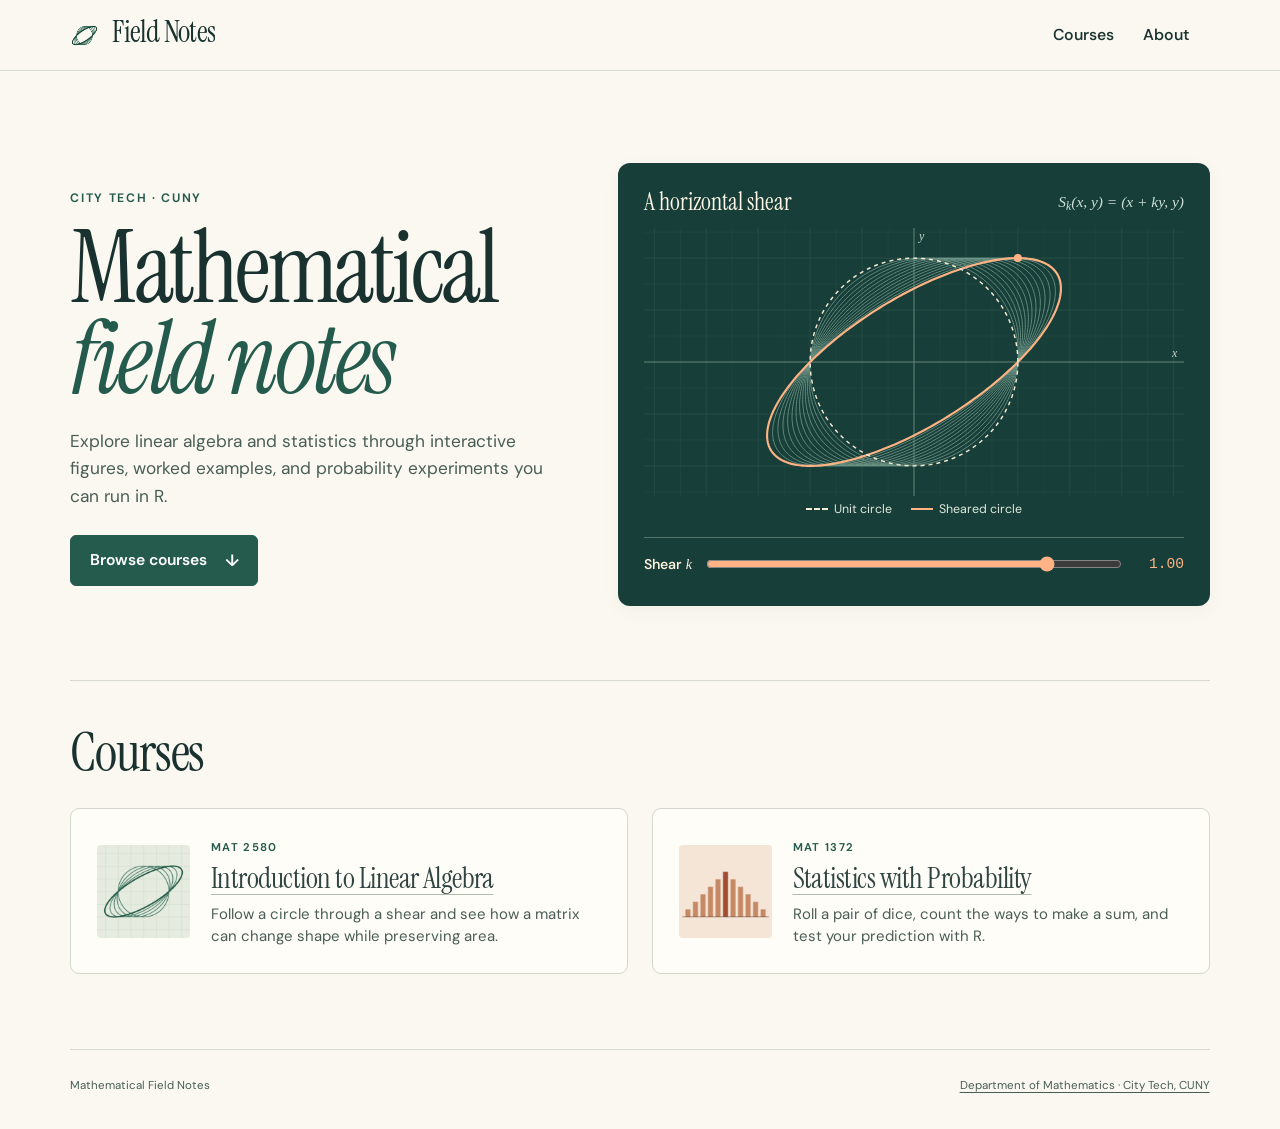
<file: docs/index.html>
<!DOCTYPE html>
<html xmlns="http://www.w3.org/1999/xhtml" lang="en" xml:lang="en"><head>

<meta charset="utf-8">
<meta name="generator" content="quarto-1.9.38">

<meta name="viewport" content="width=device-width, initial-scale=1.0, user-scalable=yes">

<meta name="description" content="Explore two City Tech mathematics courses through visual lessons and experiments.">

<title>Mathematical Field Notes</title>
<style>
/* Default styles provided by pandoc.
** See https://pandoc.org/MANUAL.html#variables-for-html for config info.
*/
code{white-space: pre-wrap;}
span.smallcaps{font-variant: small-caps;}
div.columns{display: flex; gap: min(4vw, 1.5em);}
div.column{flex: auto; overflow-x: auto;}
div.hanging-indent{margin-left: 1.5em; text-indent: -1.5em;}
ul.task-list{list-style: none;}
ul.task-list li input[type="checkbox"] {
  width: 0.8em;
  margin: 0 0.8em 0.2em -1em; /* quarto-specific, see https://github.com/quarto-dev/quarto-cli/issues/4556 */ 
  vertical-align: middle;
}
</style>


<script src="site_libs/quarto-nav/quarto-nav.js"></script>
<link href="./assets/figures/fieldmark.png" rel="icon" type="image/png">
<script src="site_libs/clipboard/clipboard.min.js"></script>
<script src="site_libs/quarto-html/quarto.js" type="module"></script>
<script src="site_libs/quarto-html/tabsets/tabsets.js" type="module"></script>
<script src="site_libs/quarto-html/popper.min.js"></script>
<script src="site_libs/quarto-html/tippy.umd.min.js"></script>
<link href="site_libs/quarto-html/tippy.css" rel="stylesheet">
<link href="site_libs/quarto-html/quarto-syntax-highlighting-15634bcf2e68342d4ad2dfa704d543f6.css" rel="stylesheet" id="quarto-text-highlighting-styles">
<script src="site_libs/bootstrap/bootstrap.min.js"></script>
<link href="site_libs/bootstrap/bootstrap-icons.css" rel="stylesheet">
<link href="site_libs/bootstrap/bootstrap-b6e0be542a725897a4f57826b69e61d1.min.css" rel="stylesheet" append-hash="true" id="quarto-bootstrap" data-mode="light">
<script id="quarto-search-options" type="application/json">{
  "language": {
    "search-no-results-text": "No results",
    "search-matching-documents-text": "matching documents",
    "search-copy-link-title": "Copy link to search",
    "search-hide-matches-text": "Hide additional matches",
    "search-more-match-text": "more match in this document",
    "search-more-matches-text": "more matches in this document",
    "search-clear-button-title": "Clear",
    "search-text-placeholder": "",
    "search-detached-cancel-button-title": "Cancel",
    "search-submit-button-title": "Submit",
    "search-label": "Search"
  }
}</script>


<link rel="stylesheet" href="assets/fieldnotes.css">
</head>

<body class="nav-fixed fullcontent quarto-light">

<div id="quarto-search-results"></div>
  <header id="quarto-header" class="headroom fixed-top">
    <nav class="navbar navbar-expand " data-bs-theme="dark">
      <div class="navbar-container container-fluid">
      <div class="navbar-brand-container mx-auto">
    <a href="./index.html" class="navbar-brand navbar-brand-logo">
    <img src="./assets/figures/fieldmark.png" alt="Field Notes home" class="navbar-logo light-content">
    <img src="./assets/figures/fieldmark.png" alt="Field Notes home" class="navbar-logo dark-content">
    </a>
    <a class="navbar-brand" href="./index.html">
    <span class="navbar-title">Field Notes</span>
    </a>
  </div>
          <ul class="navbar-nav navbar-nav-scroll ms-auto">
  <li class="nav-item">
    <a class="nav-link" href="./index.html#courses"> 
<span class="menu-text">Courses</span></a>
  </li>  
  <li class="nav-item">
    <a class="nav-link" href="./about.html"> 
<span class="menu-text">About</span></a>
  </li>  
</ul>
          <div class="quarto-navbar-tools">
</div>
      </div> <!-- /container-fluid -->
    </nav>
</header>
<!-- content -->
<div id="quarto-content" class="quarto-container page-layout-custom page-navbar">
<!-- sidebar -->
<!-- margin-sidebar -->
<!-- main -->




<div class="home-shell" role="main">
<div class="home-hero">
<div class="hero-copy">
<p><span class="eyebrow">City Tech · CUNY</span></p>
<h1 class="hero-title">
Mathematical<br><em>field notes</em>
</h1>
<div class="hero-intro">
<p>Explore linear algebra and statistics through interactive figures, worked examples, and probability experiments you can run in R.</p>
</div>
<p><a href="#courses" class="primary-link">Browse courses <span aria-hidden="true">↓</span></a></p>
</div>
<figure class="shear-figure figure" data-shear-lab="">
  <figcaption class="figure-heading">
    <span class="figure-title">A horizontal shear</span>
    <span class="figure-formula" aria-label="x goes to x plus k times y, and y stays fixed">S<sub>k</sub>(x, y) = (x + ky, y)</span>
  </figcaption>
  <div class="shear-stage">
    <img class="shear-fallback figure-img" src="assets/figures/shear.png" width="960" height="476" alt="The dashed unit circle and its tilted elliptical image under a horizontal shear of one. Both enclose the same area.">
    <canvas class="shear-canvas" hidden="" role="img" aria-label="The unit circle and its image under a horizontal shear."></canvas>
  </div>
  <div class="figure-key" aria-hidden="true">
    <span><i class="key-line before"></i>Unit circle</span>
    <span><i class="key-line after"></i>Sheared circle</span>
  </div>
  <noscript><p class="static-shear-caption">The figure shows the shear at <i>k</i> = 1.</p></noscript>
  <div class="shear-controls" hidden="">
    <label for="shear-value">Shear <i>k</i></label>
    <input id="shear-value" type="range" min="-1.5" max="1.5" step="0.05" value="1" aria-describedby="shear-hint">
    <output for="shear-value" aria-hidden="true">1.00</output>
  </div>
  <span id="shear-hint" class="visually-hidden">Use the arrow keys to adjust the shear. The marked point is the image of (0, 1).</span>
</figure>
<script src="assets/shear.js" defer=""></script>
</div>
<section id="courses" class="course-section" aria-labelledby="course-heading">
<h2 id="course-heading">
Courses
</h2>
<div class="course-grid">
<div class="course-tile">
<p><img class="course-thumb" src="assets/figures/algebra-mark.png" width="104" height="104" alt=""></p>
<div class="tile-copy">
<p><span class="course-code">MAT 2580</span></p>
<section id="introduction-to-linear-algebra" class="level3">
<h3 data-anchor-id="introduction-to-linear-algebra"><a href="./linear-algebra.html">Introduction to Linear Algebra</a></h3>
<p>Follow a circle through a shear and see how a matrix can change shape while preserving area.</p>
</section>
</div>
</div>
<div class="course-tile">
<p><img class="course-thumb" src="assets/figures/probability-mark.png" width="104" height="104" alt=""></p>
<div class="tile-copy">
<p><span class="course-code">MAT 1372</span></p>
<section id="statistics-with-probability" class="level3">
<h3 data-anchor-id="statistics-with-probability"><a href="./probability.html">Statistics with Probability</a></h3>
<p>Roll a pair of dice, count the ways to make a sum, and test your prediction with R.</p>
</section>
</div>
</div>
</div>
</section>
</div>




<script id="quarto-html-after-body" type="application/javascript">
  window.document.addEventListener("DOMContentLoaded", function (event) {
    const isCodeAnnotation = (el) => {
      for (const clz of el.classList) {
        if (clz.startsWith('code-annotation-')) {                     
          return true;
        }
      }
      return false;
    }
    const onCopySuccess = function(e) {
      // button target
      const button = e.trigger;
      // don't keep focus
      button.blur();
      // flash "checked"
      button.classList.add('code-copy-button-checked');
      var currentTitle = button.getAttribute("title");
      button.setAttribute("title", "Copied!");
      let tooltip;
      if (window.bootstrap) {
        button.setAttribute("data-bs-toggle", "tooltip");
        button.setAttribute("data-bs-placement", "left");
        button.setAttribute("data-bs-title", "Copied!");
        tooltip = new bootstrap.Tooltip(button, 
          { trigger: "manual", 
            customClass: "code-copy-button-tooltip",
            offset: [0, -8]});
        tooltip.show();    
      }
      setTimeout(function() {
        if (tooltip) {
          tooltip.hide();
          button.removeAttribute("data-bs-title");
          button.removeAttribute("data-bs-toggle");
          button.removeAttribute("data-bs-placement");
        }
        button.setAttribute("title", currentTitle);
        button.classList.remove('code-copy-button-checked');
      }, 1000);
      // clear code selection
      e.clearSelection();
    }
    const getTextToCopy = function(trigger) {
      const outerScaffold = trigger.parentElement.cloneNode(true);
      const codeEl = outerScaffold.querySelector('code');
      for (const childEl of codeEl.children) {
        if (isCodeAnnotation(childEl)) {
          childEl.remove();
        }
      }
      return codeEl.innerText;
    }
    const clipboard = new window.ClipboardJS('.code-copy-button:not([data-in-quarto-modal])', {
      text: getTextToCopy
    });
    clipboard.on('success', onCopySuccess);
    if (window.document.getElementById('quarto-embedded-source-code-modal')) {
      const clipboardModal = new window.ClipboardJS('.code-copy-button[data-in-quarto-modal]', {
        text: getTextToCopy,
        container: window.document.getElementById('quarto-embedded-source-code-modal')
      });
      clipboardModal.on('success', onCopySuccess);
    }
      var localhostRegex = new RegExp(/^(?:http|https):\/\/localhost\:?[0-9]*\//);
      var mailtoRegex = new RegExp(/^mailto:/);
        var filterRegex = new RegExp('/' + window.location.host + '/');
      var isInternal = (href) => {
          return filterRegex.test(href) || localhostRegex.test(href) || mailtoRegex.test(href);
      }
      // Inspect non-navigation links and adorn them if external
     var links = window.document.querySelectorAll('a[href]:not(.nav-link):not(.navbar-brand):not(.toc-action):not(.sidebar-link):not(.sidebar-item-toggle):not(.pagination-link):not(.no-external):not([aria-hidden]):not(.dropdown-item):not(.quarto-navigation-tool):not(.about-link)');
      for (var i=0; i<links.length; i++) {
        const link = links[i];
        if (!isInternal(link.href)) {
          // undo the damage that might have been done by quarto-nav.js in the case of
          // links that we want to consider external
          if (link.dataset.originalHref !== undefined) {
            link.href = link.dataset.originalHref;
          }
        }
      }
    function tippyHover(el, contentFn, onTriggerFn, onUntriggerFn) {
      const config = {
        allowHTML: true,
        maxWidth: 500,
        delay: 100,
        arrow: false,
        appendTo: function(el) {
            return el.parentElement;
        },
        interactive: true,
        interactiveBorder: 10,
        theme: 'quarto',
        placement: 'bottom-start',
      };
      if (contentFn) {
        config.content = contentFn;
      }
      if (onTriggerFn) {
        config.onTrigger = onTriggerFn;
      }
      if (onUntriggerFn) {
        config.onUntrigger = onUntriggerFn;
      }
      window.tippy(el, config); 
    }
    const noterefs = window.document.querySelectorAll('a[role="doc-noteref"]');
    for (var i=0; i<noterefs.length; i++) {
      const ref = noterefs[i];
      tippyHover(ref, function() {
        // use id or data attribute instead here
        let href = ref.getAttribute('data-footnote-href') || ref.getAttribute('href');
        try { href = new URL(href).hash; } catch {}
        const id = href.replace(/^#\/?/, "");
        const note = window.document.getElementById(id);
        if (note) {
          return note.innerHTML;
        } else {
          return "";
        }
      });
    }
    const xrefs = window.document.querySelectorAll('a.quarto-xref');
    const processXRef = (id, note) => {
      // Strip column container classes
      const stripColumnClz = (el) => {
        el.classList.remove("page-full", "page-columns");
        if (el.children) {
          for (const child of el.children) {
            stripColumnClz(child);
          }
        }
      }
      stripColumnClz(note)
      if (id === null || id.startsWith('sec-')) {
        // Special case sections, only their first couple elements
        const container = document.createElement("div");
        if (note.children && note.children.length > 2) {
          container.appendChild(note.children[0].cloneNode(true));
          for (let i = 1; i < note.children.length; i++) {
            const child = note.children[i];
            if (child.tagName === "P" && child.innerText === "") {
              continue;
            } else {
              container.appendChild(child.cloneNode(true));
              break;
            }
          }
          if (window.Quarto?.typesetMath) {
            window.Quarto.typesetMath(container);
          }
          return container.innerHTML
        } else {
          if (window.Quarto?.typesetMath) {
            window.Quarto.typesetMath(note);
          }
          return note.innerHTML;
        }
      } else {
        // Remove any anchor links if they are present
        const anchorLink = note.querySelector('a.anchorjs-link');
        if (anchorLink) {
          anchorLink.remove();
        }
        if (window.Quarto?.typesetMath) {
          window.Quarto.typesetMath(note);
        }
        if (note.classList.contains("callout")) {
          return note.outerHTML;
        } else {
          return note.innerHTML;
        }
      }
    }
    for (var i=0; i<xrefs.length; i++) {
      const xref = xrefs[i];
      tippyHover(xref, undefined, function(instance) {
        instance.disable();
        let url = xref.getAttribute('href');
        let hash = undefined; 
        if (url.startsWith('#')) {
          hash = url;
        } else {
          try { hash = new URL(url).hash; } catch {}
        }
        if (hash) {
          const id = hash.replace(/^#\/?/, "");
          const note = window.document.getElementById(id);
          if (note !== null) {
            try {
              const html = processXRef(id, note.cloneNode(true));
              instance.setContent(html);
            } finally {
              instance.enable();
              instance.show();
            }
          } else {
            // See if we can fetch this
            fetch(url.split('#')[0])
            .then(res => res.text())
            .then(html => {
              const parser = new DOMParser();
              const htmlDoc = parser.parseFromString(html, "text/html");
              const note = htmlDoc.getElementById(id);
              if (note !== null) {
                const html = processXRef(id, note);
                instance.setContent(html);
              } 
            }).finally(() => {
              instance.enable();
              instance.show();
            });
          }
        } else {
          // See if we can fetch a full url (with no hash to target)
          // This is a special case and we should probably do some content thinning / targeting
          fetch(url)
          .then(res => res.text())
          .then(html => {
            const parser = new DOMParser();
            const htmlDoc = parser.parseFromString(html, "text/html");
            const note = htmlDoc.querySelector('main.content');
            if (note !== null) {
              // This should only happen for chapter cross references
              // (since there is no id in the URL)
              // remove the first header
              if (note.children.length > 0 && note.children[0].tagName === "HEADER") {
                note.children[0].remove();
              }
              const html = processXRef(null, note);
              instance.setContent(html);
            } 
          }).finally(() => {
            instance.enable();
            instance.show();
          });
        }
      }, function(instance) {
      });
    }
        let selectedAnnoteEl;
        const selectorForAnnotation = ( cell, annotation) => {
          let cellAttr = 'data-code-cell="' + cell + '"';
          let lineAttr = 'data-code-annotation="' +  annotation + '"';
          const selector = 'span[' + cellAttr + '][' + lineAttr + ']';
          return selector;
        }
        const selectCodeLines = (annoteEl) => {
          const doc = window.document;
          const targetCell = annoteEl.getAttribute("data-target-cell");
          const targetAnnotation = annoteEl.getAttribute("data-target-annotation");
          const annoteSpan = window.document.querySelector(selectorForAnnotation(targetCell, targetAnnotation));
          const lines = annoteSpan.getAttribute("data-code-lines").split(",");
          const lineIds = lines.map((line) => {
            return targetCell + "-" + line;
          })
          let top = null;
          let height = null;
          let parent = null;
          if (lineIds.length > 0) {
              //compute the position of the single el (top and bottom and make a div)
              const el = window.document.getElementById(lineIds[0]);
              top = el.offsetTop;
              height = el.offsetHeight;
              parent = el.parentElement.parentElement;
            if (lineIds.length > 1) {
              const lastEl = window.document.getElementById(lineIds[lineIds.length - 1]);
              const bottom = lastEl.offsetTop + lastEl.offsetHeight;
              height = bottom - top;
            }
            if (top !== null && height !== null && parent !== null) {
              // cook up a div (if necessary) and position it 
              let div = window.document.getElementById("code-annotation-line-highlight");
              if (div === null) {
                div = window.document.createElement("div");
                div.setAttribute("id", "code-annotation-line-highlight");
                div.style.position = 'absolute';
                parent.appendChild(div);
              }
              div.style.top = top - 2 + "px";
              div.style.height = height + 4 + "px";
              div.style.left = 0;
              let gutterDiv = window.document.getElementById("code-annotation-line-highlight-gutter");
              if (gutterDiv === null) {
                gutterDiv = window.document.createElement("div");
                gutterDiv.setAttribute("id", "code-annotation-line-highlight-gutter");
                gutterDiv.style.position = 'absolute';
                const codeCell = window.document.getElementById(targetCell);
                const gutter = codeCell.querySelector('.code-annotation-gutter');
                gutter.appendChild(gutterDiv);
              }
              gutterDiv.style.top = top - 2 + "px";
              gutterDiv.style.height = height + 4 + "px";
            }
            selectedAnnoteEl = annoteEl;
          }
        };
        const unselectCodeLines = () => {
          const elementsIds = ["code-annotation-line-highlight", "code-annotation-line-highlight-gutter"];
          elementsIds.forEach((elId) => {
            const div = window.document.getElementById(elId);
            if (div) {
              div.remove();
            }
          });
          selectedAnnoteEl = undefined;
        };
          // Handle positioning of the toggle
      window.addEventListener(
        "resize",
        throttle(() => {
          elRect = undefined;
          if (selectedAnnoteEl) {
            selectCodeLines(selectedAnnoteEl);
          }
        }, 10)
      );
      function throttle(fn, ms) {
      let throttle = false;
      let timer;
        return (...args) => {
          if(!throttle) { // first call gets through
              fn.apply(this, args);
              throttle = true;
          } else { // all the others get throttled
              if(timer) clearTimeout(timer); // cancel #2
              timer = setTimeout(() => {
                fn.apply(this, args);
                timer = throttle = false;
              }, ms);
          }
        };
      }
        // Attach click handler to the DT
        const annoteDls = window.document.querySelectorAll('dt[data-target-cell]');
        for (const annoteDlNode of annoteDls) {
          annoteDlNode.addEventListener('click', (event) => {
            const clickedEl = event.target;
            if (clickedEl !== selectedAnnoteEl) {
              unselectCodeLines();
              const activeEl = window.document.querySelector('dt[data-target-cell].code-annotation-active');
              if (activeEl) {
                activeEl.classList.remove('code-annotation-active');
              }
              selectCodeLines(clickedEl);
              clickedEl.classList.add('code-annotation-active');
            } else {
              // Unselect the line
              unselectCodeLines();
              clickedEl.classList.remove('code-annotation-active');
            }
          });
        }
    const findCites = (el) => {
      const parentEl = el.parentElement;
      if (parentEl) {
        const cites = parentEl.dataset.cites;
        if (cites) {
          return {
            el,
            cites: cites.split(' ')
          };
        } else {
          return findCites(el.parentElement)
        }
      } else {
        return undefined;
      }
    };
    var bibliorefs = window.document.querySelectorAll('a[role="doc-biblioref"]');
    for (var i=0; i<bibliorefs.length; i++) {
      const ref = bibliorefs[i];
      const citeInfo = findCites(ref);
      if (citeInfo) {
        tippyHover(citeInfo.el, function() {
          var popup = window.document.createElement('div');
          citeInfo.cites.forEach(function(cite) {
            var citeDiv = window.document.createElement('div');
            citeDiv.classList.add('hanging-indent');
            citeDiv.classList.add('csl-entry');
            var biblioDiv = window.document.getElementById('ref-' + cite);
            if (biblioDiv) {
              citeDiv.innerHTML = biblioDiv.innerHTML;
            }
            popup.appendChild(citeDiv);
          });
          return popup.innerHTML;
        });
      }
    }
  });
  </script>
</div> <!-- /content -->
<footer class="footer">
  <div class="nav-footer">
    <div class="nav-footer-left">
<p>Mathematical Field Notes</p>
</div>   
    <div class="nav-footer-center">
      &nbsp;
    </div>
    <div class="nav-footer-right">
<p><a href="https://www.citytech.cuny.edu/mathematics/">Department of Mathematics · City Tech, CUNY</a></p>
</div>
  </div>
</footer>




</body></html>
</file>
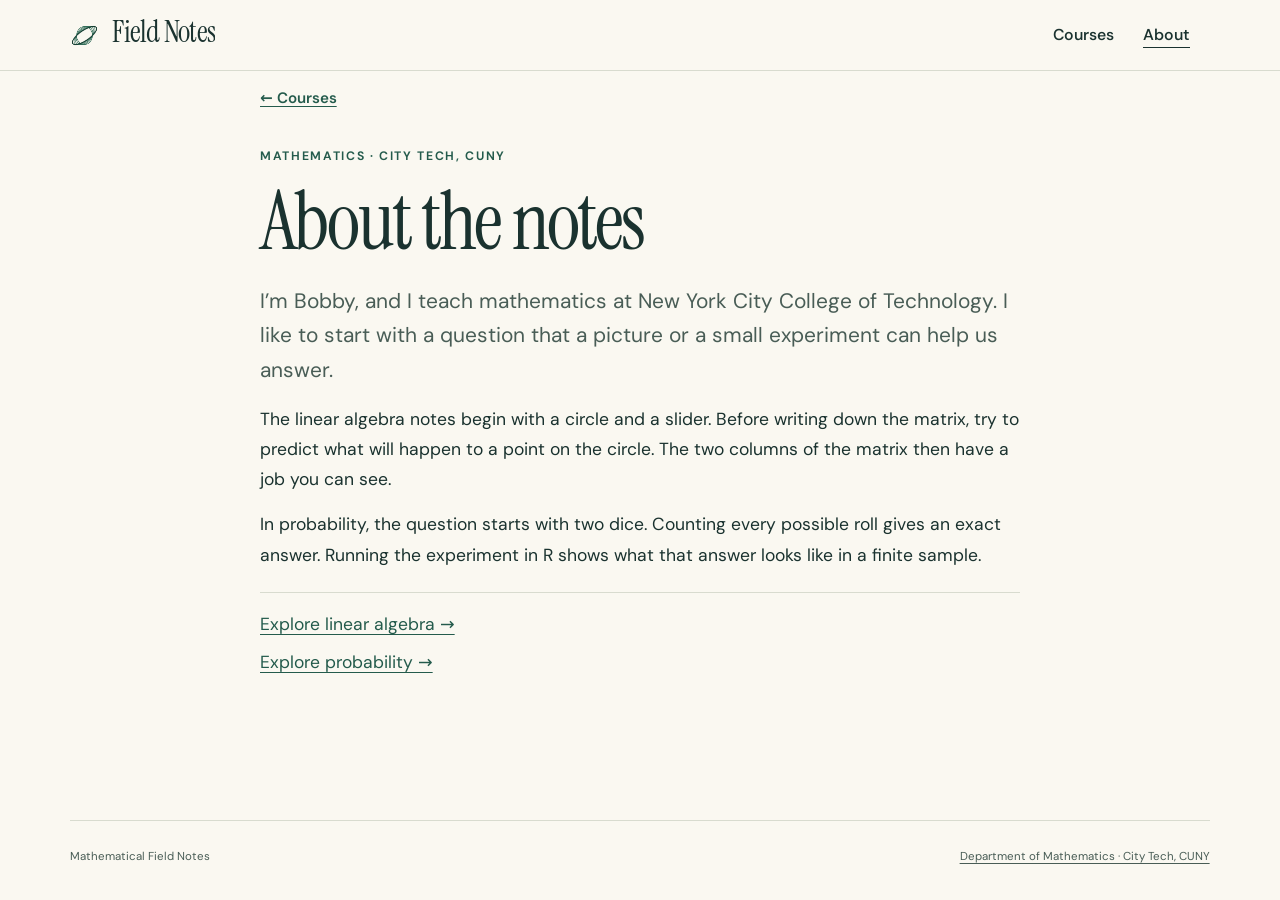
<file: docs/about.html>
<!DOCTYPE html>
<html xmlns="http://www.w3.org/1999/xhtml" lang="en" xml:lang="en"><head>

<meta charset="utf-8">
<meta name="generator" content="quarto-1.9.38">

<meta name="viewport" content="width=device-width, initial-scale=1.0, user-scalable=yes">

<meta name="description" content="The teaching approach behind these mathematics notes for City Tech students.">

<title>About the notes – Mathematical Field Notes</title>
<style>
/* Default styles provided by pandoc.
** See https://pandoc.org/MANUAL.html#variables-for-html for config info.
*/
code{white-space: pre-wrap;}
span.smallcaps{font-variant: small-caps;}
div.columns{display: flex; gap: min(4vw, 1.5em);}
div.column{flex: auto; overflow-x: auto;}
div.hanging-indent{margin-left: 1.5em; text-indent: -1.5em;}
ul.task-list{list-style: none;}
ul.task-list li input[type="checkbox"] {
  width: 0.8em;
  margin: 0 0.8em 0.2em -1em; /* quarto-specific, see https://github.com/quarto-dev/quarto-cli/issues/4556 */ 
  vertical-align: middle;
}
</style>


<script src="site_libs/quarto-nav/quarto-nav.js"></script>
<link href="./assets/figures/fieldmark.png" rel="icon" type="image/png">
<script src="site_libs/clipboard/clipboard.min.js"></script>
<script src="site_libs/quarto-html/quarto.js" type="module"></script>
<script src="site_libs/quarto-html/tabsets/tabsets.js" type="module"></script>
<script src="site_libs/quarto-html/popper.min.js"></script>
<script src="site_libs/quarto-html/tippy.umd.min.js"></script>
<link href="site_libs/quarto-html/tippy.css" rel="stylesheet">
<link href="site_libs/quarto-html/quarto-syntax-highlighting-15634bcf2e68342d4ad2dfa704d543f6.css" rel="stylesheet" id="quarto-text-highlighting-styles">
<script src="site_libs/bootstrap/bootstrap.min.js"></script>
<link href="site_libs/bootstrap/bootstrap-icons.css" rel="stylesheet">
<link href="site_libs/bootstrap/bootstrap-b6e0be542a725897a4f57826b69e61d1.min.css" rel="stylesheet" append-hash="true" id="quarto-bootstrap" data-mode="light">
<script id="quarto-search-options" type="application/json">{
  "language": {
    "search-no-results-text": "No results",
    "search-matching-documents-text": "matching documents",
    "search-copy-link-title": "Copy link to search",
    "search-hide-matches-text": "Hide additional matches",
    "search-more-match-text": "more match in this document",
    "search-more-matches-text": "more matches in this document",
    "search-clear-button-title": "Clear",
    "search-text-placeholder": "",
    "search-detached-cancel-button-title": "Cancel",
    "search-submit-button-title": "Submit",
    "search-label": "Search"
  }
}</script>


<link rel="stylesheet" href="assets/fieldnotes.css">
</head>

<body class="nav-fixed fullcontent quarto-light">

<div id="quarto-search-results"></div>
  <header id="quarto-header" class="headroom fixed-top">
    <nav class="navbar navbar-expand " data-bs-theme="dark">
      <div class="navbar-container container-fluid">
      <div class="navbar-brand-container mx-auto">
    <a href="./index.html" class="navbar-brand navbar-brand-logo">
    <img src="./assets/figures/fieldmark.png" alt="Field Notes home" class="navbar-logo light-content">
    <img src="./assets/figures/fieldmark.png" alt="Field Notes home" class="navbar-logo dark-content">
    </a>
    <a class="navbar-brand" href="./index.html">
    <span class="navbar-title">Field Notes</span>
    </a>
  </div>
          <ul class="navbar-nav navbar-nav-scroll ms-auto">
  <li class="nav-item">
    <a class="nav-link" href="./index.html#courses"> 
<span class="menu-text">Courses</span></a>
  </li>  
  <li class="nav-item">
    <a class="nav-link active" href="./about.html" aria-current="page"> 
<span class="menu-text">About</span></a>
  </li>  
</ul>
          <div class="quarto-navbar-tools">
</div>
      </div> <!-- /container-fluid -->
    </nav>
</header>
<!-- content -->
<div id="quarto-content" class="quarto-container page-layout-custom page-navbar">
<!-- sidebar -->
<!-- margin-sidebar -->
<!-- main -->




<div class="reading-shell about-shell" role="main">
<p><a href="./index.html#courses" class="back-link">← Courses</a></p>
<div class="page-intro">
<p><span class="eyebrow">Mathematics · City Tech, CUNY</span></p>
<section id="about-the-notes" class="level1">
<h1>About the notes</h1>
<p>I’m Bobby, and I teach mathematics at New York City College of Technology. I like to start with a question that a picture or a small experiment can help us answer.</p>
</section>
</div>
<div class="lesson-prose">
<p>The linear algebra notes begin with a circle and a slider. Before writing down the matrix, try to predict what will happen to a point on the circle. The two columns of the matrix then have a job you can see.</p>
<p>In probability, the question starts with two dice. Counting every possible roll gives an exact answer. Running the experiment in R shows what that answer looks like in a finite sample.</p>
<div class="about-links">
<p><a href="./linear-algebra.html">Explore linear algebra →</a></p>
<p><a href="./probability.html">Explore probability →</a></p>
</div>
</div>
</div>




<script id="quarto-html-after-body" type="application/javascript">
  window.document.addEventListener("DOMContentLoaded", function (event) {
    const isCodeAnnotation = (el) => {
      for (const clz of el.classList) {
        if (clz.startsWith('code-annotation-')) {                     
          return true;
        }
      }
      return false;
    }
    const onCopySuccess = function(e) {
      // button target
      const button = e.trigger;
      // don't keep focus
      button.blur();
      // flash "checked"
      button.classList.add('code-copy-button-checked');
      var currentTitle = button.getAttribute("title");
      button.setAttribute("title", "Copied!");
      let tooltip;
      if (window.bootstrap) {
        button.setAttribute("data-bs-toggle", "tooltip");
        button.setAttribute("data-bs-placement", "left");
        button.setAttribute("data-bs-title", "Copied!");
        tooltip = new bootstrap.Tooltip(button, 
          { trigger: "manual", 
            customClass: "code-copy-button-tooltip",
            offset: [0, -8]});
        tooltip.show();    
      }
      setTimeout(function() {
        if (tooltip) {
          tooltip.hide();
          button.removeAttribute("data-bs-title");
          button.removeAttribute("data-bs-toggle");
          button.removeAttribute("data-bs-placement");
        }
        button.setAttribute("title", currentTitle);
        button.classList.remove('code-copy-button-checked');
      }, 1000);
      // clear code selection
      e.clearSelection();
    }
    const getTextToCopy = function(trigger) {
      const outerScaffold = trigger.parentElement.cloneNode(true);
      const codeEl = outerScaffold.querySelector('code');
      for (const childEl of codeEl.children) {
        if (isCodeAnnotation(childEl)) {
          childEl.remove();
        }
      }
      return codeEl.innerText;
    }
    const clipboard = new window.ClipboardJS('.code-copy-button:not([data-in-quarto-modal])', {
      text: getTextToCopy
    });
    clipboard.on('success', onCopySuccess);
    if (window.document.getElementById('quarto-embedded-source-code-modal')) {
      const clipboardModal = new window.ClipboardJS('.code-copy-button[data-in-quarto-modal]', {
        text: getTextToCopy,
        container: window.document.getElementById('quarto-embedded-source-code-modal')
      });
      clipboardModal.on('success', onCopySuccess);
    }
      var localhostRegex = new RegExp(/^(?:http|https):\/\/localhost\:?[0-9]*\//);
      var mailtoRegex = new RegExp(/^mailto:/);
        var filterRegex = new RegExp('/' + window.location.host + '/');
      var isInternal = (href) => {
          return filterRegex.test(href) || localhostRegex.test(href) || mailtoRegex.test(href);
      }
      // Inspect non-navigation links and adorn them if external
     var links = window.document.querySelectorAll('a[href]:not(.nav-link):not(.navbar-brand):not(.toc-action):not(.sidebar-link):not(.sidebar-item-toggle):not(.pagination-link):not(.no-external):not([aria-hidden]):not(.dropdown-item):not(.quarto-navigation-tool):not(.about-link)');
      for (var i=0; i<links.length; i++) {
        const link = links[i];
        if (!isInternal(link.href)) {
          // undo the damage that might have been done by quarto-nav.js in the case of
          // links that we want to consider external
          if (link.dataset.originalHref !== undefined) {
            link.href = link.dataset.originalHref;
          }
        }
      }
    function tippyHover(el, contentFn, onTriggerFn, onUntriggerFn) {
      const config = {
        allowHTML: true,
        maxWidth: 500,
        delay: 100,
        arrow: false,
        appendTo: function(el) {
            return el.parentElement;
        },
        interactive: true,
        interactiveBorder: 10,
        theme: 'quarto',
        placement: 'bottom-start',
      };
      if (contentFn) {
        config.content = contentFn;
      }
      if (onTriggerFn) {
        config.onTrigger = onTriggerFn;
      }
      if (onUntriggerFn) {
        config.onUntrigger = onUntriggerFn;
      }
      window.tippy(el, config); 
    }
    const noterefs = window.document.querySelectorAll('a[role="doc-noteref"]');
    for (var i=0; i<noterefs.length; i++) {
      const ref = noterefs[i];
      tippyHover(ref, function() {
        // use id or data attribute instead here
        let href = ref.getAttribute('data-footnote-href') || ref.getAttribute('href');
        try { href = new URL(href).hash; } catch {}
        const id = href.replace(/^#\/?/, "");
        const note = window.document.getElementById(id);
        if (note) {
          return note.innerHTML;
        } else {
          return "";
        }
      });
    }
    const xrefs = window.document.querySelectorAll('a.quarto-xref');
    const processXRef = (id, note) => {
      // Strip column container classes
      const stripColumnClz = (el) => {
        el.classList.remove("page-full", "page-columns");
        if (el.children) {
          for (const child of el.children) {
            stripColumnClz(child);
          }
        }
      }
      stripColumnClz(note)
      if (id === null || id.startsWith('sec-')) {
        // Special case sections, only their first couple elements
        const container = document.createElement("div");
        if (note.children && note.children.length > 2) {
          container.appendChild(note.children[0].cloneNode(true));
          for (let i = 1; i < note.children.length; i++) {
            const child = note.children[i];
            if (child.tagName === "P" && child.innerText === "") {
              continue;
            } else {
              container.appendChild(child.cloneNode(true));
              break;
            }
          }
          if (window.Quarto?.typesetMath) {
            window.Quarto.typesetMath(container);
          }
          return container.innerHTML
        } else {
          if (window.Quarto?.typesetMath) {
            window.Quarto.typesetMath(note);
          }
          return note.innerHTML;
        }
      } else {
        // Remove any anchor links if they are present
        const anchorLink = note.querySelector('a.anchorjs-link');
        if (anchorLink) {
          anchorLink.remove();
        }
        if (window.Quarto?.typesetMath) {
          window.Quarto.typesetMath(note);
        }
        if (note.classList.contains("callout")) {
          return note.outerHTML;
        } else {
          return note.innerHTML;
        }
      }
    }
    for (var i=0; i<xrefs.length; i++) {
      const xref = xrefs[i];
      tippyHover(xref, undefined, function(instance) {
        instance.disable();
        let url = xref.getAttribute('href');
        let hash = undefined; 
        if (url.startsWith('#')) {
          hash = url;
        } else {
          try { hash = new URL(url).hash; } catch {}
        }
        if (hash) {
          const id = hash.replace(/^#\/?/, "");
          const note = window.document.getElementById(id);
          if (note !== null) {
            try {
              const html = processXRef(id, note.cloneNode(true));
              instance.setContent(html);
            } finally {
              instance.enable();
              instance.show();
            }
          } else {
            // See if we can fetch this
            fetch(url.split('#')[0])
            .then(res => res.text())
            .then(html => {
              const parser = new DOMParser();
              const htmlDoc = parser.parseFromString(html, "text/html");
              const note = htmlDoc.getElementById(id);
              if (note !== null) {
                const html = processXRef(id, note);
                instance.setContent(html);
              } 
            }).finally(() => {
              instance.enable();
              instance.show();
            });
          }
        } else {
          // See if we can fetch a full url (with no hash to target)
          // This is a special case and we should probably do some content thinning / targeting
          fetch(url)
          .then(res => res.text())
          .then(html => {
            const parser = new DOMParser();
            const htmlDoc = parser.parseFromString(html, "text/html");
            const note = htmlDoc.querySelector('main.content');
            if (note !== null) {
              // This should only happen for chapter cross references
              // (since there is no id in the URL)
              // remove the first header
              if (note.children.length > 0 && note.children[0].tagName === "HEADER") {
                note.children[0].remove();
              }
              const html = processXRef(null, note);
              instance.setContent(html);
            } 
          }).finally(() => {
            instance.enable();
            instance.show();
          });
        }
      }, function(instance) {
      });
    }
        let selectedAnnoteEl;
        const selectorForAnnotation = ( cell, annotation) => {
          let cellAttr = 'data-code-cell="' + cell + '"';
          let lineAttr = 'data-code-annotation="' +  annotation + '"';
          const selector = 'span[' + cellAttr + '][' + lineAttr + ']';
          return selector;
        }
        const selectCodeLines = (annoteEl) => {
          const doc = window.document;
          const targetCell = annoteEl.getAttribute("data-target-cell");
          const targetAnnotation = annoteEl.getAttribute("data-target-annotation");
          const annoteSpan = window.document.querySelector(selectorForAnnotation(targetCell, targetAnnotation));
          const lines = annoteSpan.getAttribute("data-code-lines").split(",");
          const lineIds = lines.map((line) => {
            return targetCell + "-" + line;
          })
          let top = null;
          let height = null;
          let parent = null;
          if (lineIds.length > 0) {
              //compute the position of the single el (top and bottom and make a div)
              const el = window.document.getElementById(lineIds[0]);
              top = el.offsetTop;
              height = el.offsetHeight;
              parent = el.parentElement.parentElement;
            if (lineIds.length > 1) {
              const lastEl = window.document.getElementById(lineIds[lineIds.length - 1]);
              const bottom = lastEl.offsetTop + lastEl.offsetHeight;
              height = bottom - top;
            }
            if (top !== null && height !== null && parent !== null) {
              // cook up a div (if necessary) and position it 
              let div = window.document.getElementById("code-annotation-line-highlight");
              if (div === null) {
                div = window.document.createElement("div");
                div.setAttribute("id", "code-annotation-line-highlight");
                div.style.position = 'absolute';
                parent.appendChild(div);
              }
              div.style.top = top - 2 + "px";
              div.style.height = height + 4 + "px";
              div.style.left = 0;
              let gutterDiv = window.document.getElementById("code-annotation-line-highlight-gutter");
              if (gutterDiv === null) {
                gutterDiv = window.document.createElement("div");
                gutterDiv.setAttribute("id", "code-annotation-line-highlight-gutter");
                gutterDiv.style.position = 'absolute';
                const codeCell = window.document.getElementById(targetCell);
                const gutter = codeCell.querySelector('.code-annotation-gutter');
                gutter.appendChild(gutterDiv);
              }
              gutterDiv.style.top = top - 2 + "px";
              gutterDiv.style.height = height + 4 + "px";
            }
            selectedAnnoteEl = annoteEl;
          }
        };
        const unselectCodeLines = () => {
          const elementsIds = ["code-annotation-line-highlight", "code-annotation-line-highlight-gutter"];
          elementsIds.forEach((elId) => {
            const div = window.document.getElementById(elId);
            if (div) {
              div.remove();
            }
          });
          selectedAnnoteEl = undefined;
        };
          // Handle positioning of the toggle
      window.addEventListener(
        "resize",
        throttle(() => {
          elRect = undefined;
          if (selectedAnnoteEl) {
            selectCodeLines(selectedAnnoteEl);
          }
        }, 10)
      );
      function throttle(fn, ms) {
      let throttle = false;
      let timer;
        return (...args) => {
          if(!throttle) { // first call gets through
              fn.apply(this, args);
              throttle = true;
          } else { // all the others get throttled
              if(timer) clearTimeout(timer); // cancel #2
              timer = setTimeout(() => {
                fn.apply(this, args);
                timer = throttle = false;
              }, ms);
          }
        };
      }
        // Attach click handler to the DT
        const annoteDls = window.document.querySelectorAll('dt[data-target-cell]');
        for (const annoteDlNode of annoteDls) {
          annoteDlNode.addEventListener('click', (event) => {
            const clickedEl = event.target;
            if (clickedEl !== selectedAnnoteEl) {
              unselectCodeLines();
              const activeEl = window.document.querySelector('dt[data-target-cell].code-annotation-active');
              if (activeEl) {
                activeEl.classList.remove('code-annotation-active');
              }
              selectCodeLines(clickedEl);
              clickedEl.classList.add('code-annotation-active');
            } else {
              // Unselect the line
              unselectCodeLines();
              clickedEl.classList.remove('code-annotation-active');
            }
          });
        }
    const findCites = (el) => {
      const parentEl = el.parentElement;
      if (parentEl) {
        const cites = parentEl.dataset.cites;
        if (cites) {
          return {
            el,
            cites: cites.split(' ')
          };
        } else {
          return findCites(el.parentElement)
        }
      } else {
        return undefined;
      }
    };
    var bibliorefs = window.document.querySelectorAll('a[role="doc-biblioref"]');
    for (var i=0; i<bibliorefs.length; i++) {
      const ref = bibliorefs[i];
      const citeInfo = findCites(ref);
      if (citeInfo) {
        tippyHover(citeInfo.el, function() {
          var popup = window.document.createElement('div');
          citeInfo.cites.forEach(function(cite) {
            var citeDiv = window.document.createElement('div');
            citeDiv.classList.add('hanging-indent');
            citeDiv.classList.add('csl-entry');
            var biblioDiv = window.document.getElementById('ref-' + cite);
            if (biblioDiv) {
              citeDiv.innerHTML = biblioDiv.innerHTML;
            }
            popup.appendChild(citeDiv);
          });
          return popup.innerHTML;
        });
      }
    }
  });
  </script>
</div> <!-- /content -->
<footer class="footer">
  <div class="nav-footer">
    <div class="nav-footer-left">
<p>Mathematical Field Notes</p>
</div>   
    <div class="nav-footer-center">
      &nbsp;
    </div>
    <div class="nav-footer-right">
<p><a href="https://www.citytech.cuny.edu/mathematics/">Department of Mathematics · City Tech, CUNY</a></p>
</div>
  </div>
</footer>




</body></html>
</file>
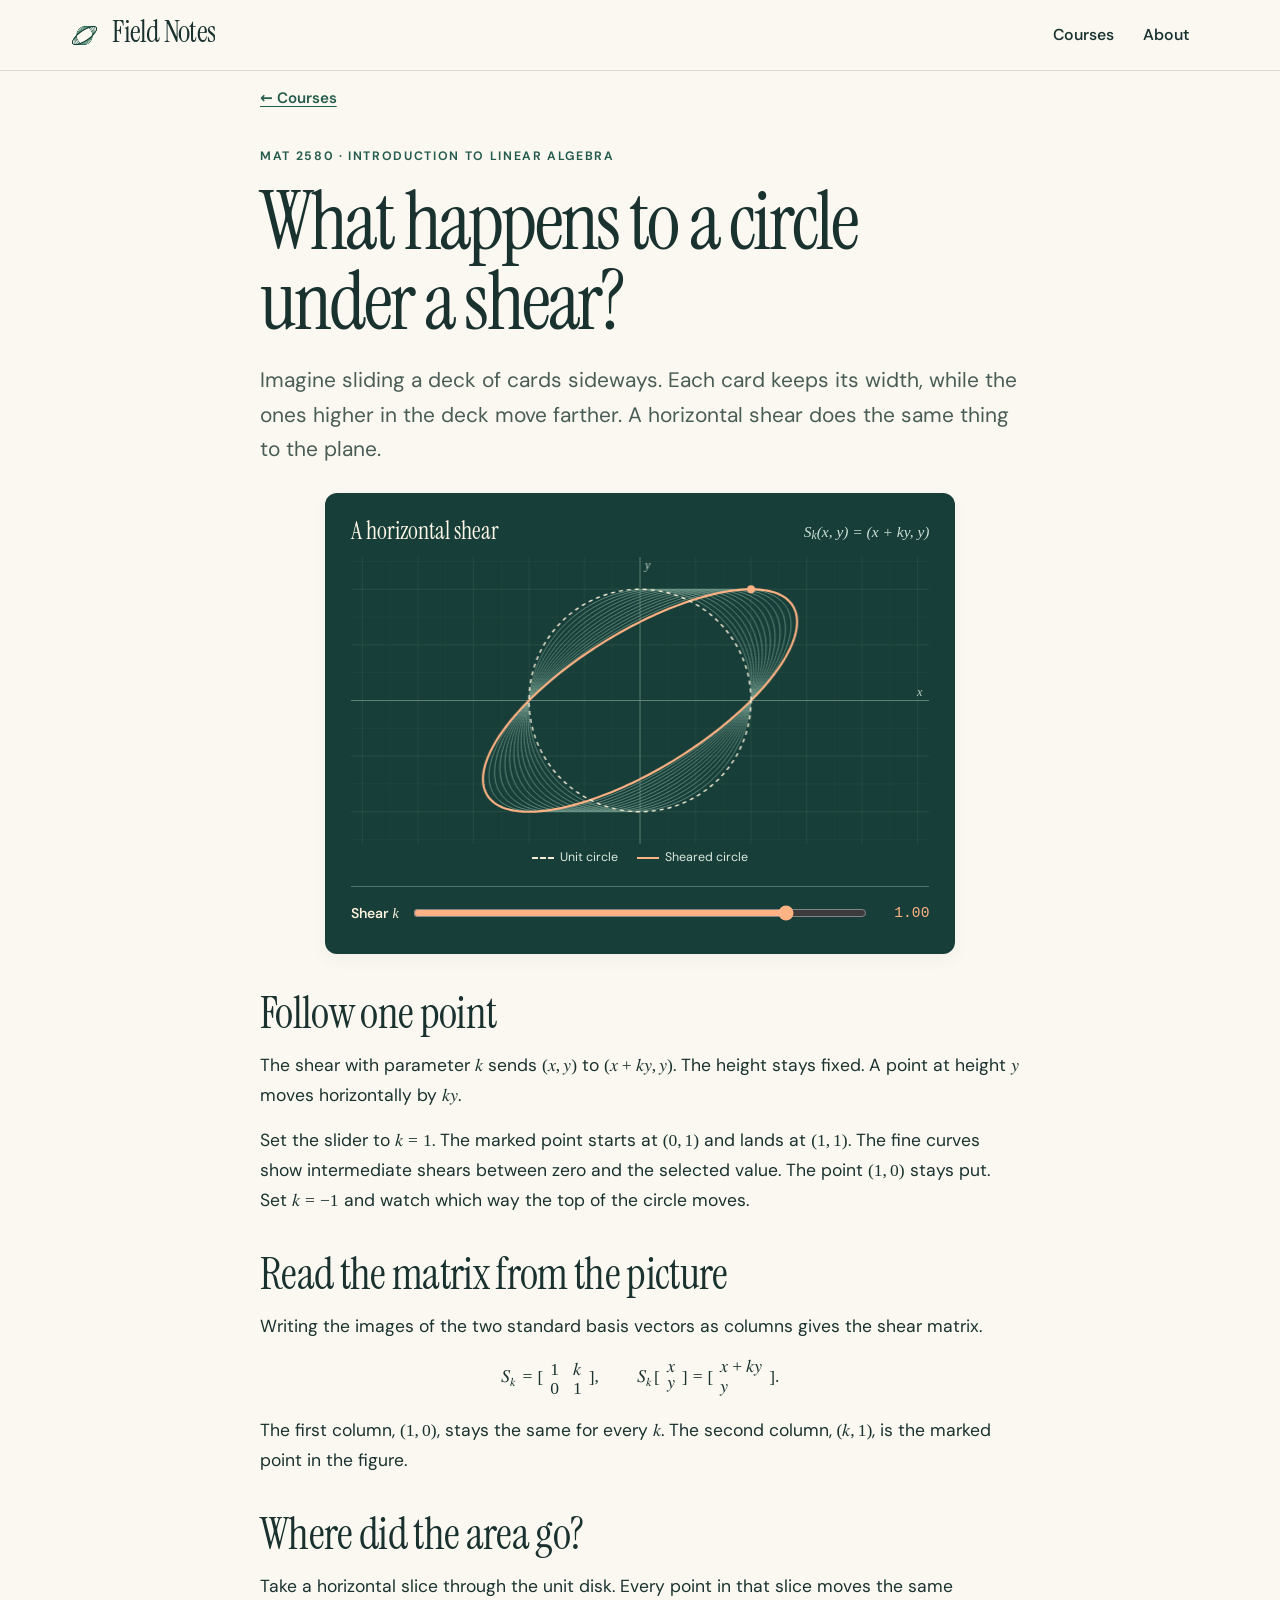
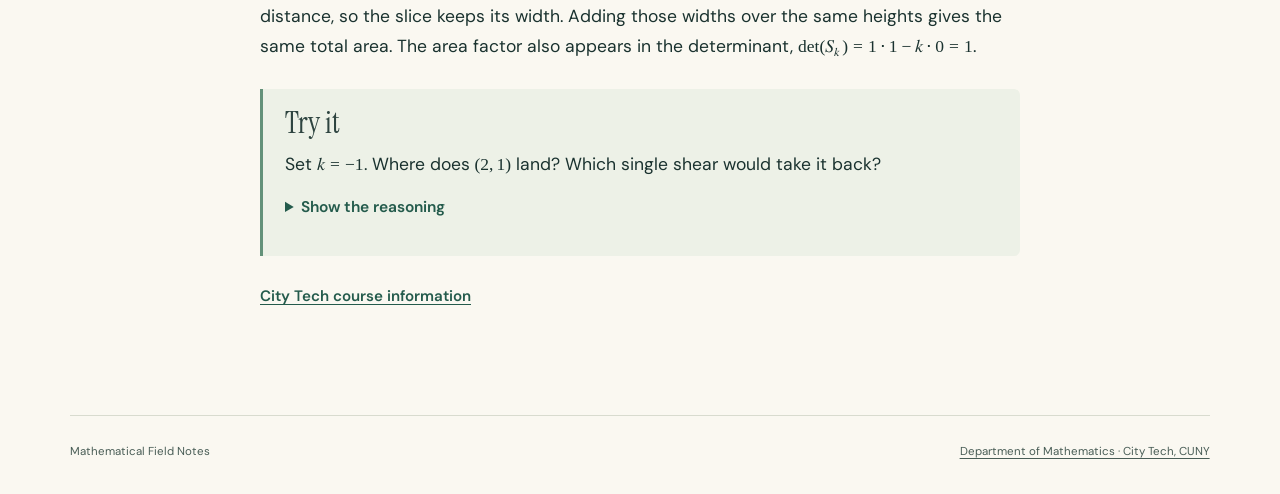
<file: docs/linear-algebra.html>
<!DOCTYPE html>
<html xmlns="http://www.w3.org/1999/xhtml" lang="en" xml:lang="en"><head>

<meta charset="utf-8">
<meta name="generator" content="quarto-1.9.38">

<meta name="viewport" content="width=device-width, initial-scale=1.0, user-scalable=yes">

<meta name="description" content="A visual lesson on what a horizontal shear does to a circle, vectors, and area.">

<title>Introduction to Linear Algebra – Mathematical Field Notes</title>
<style>
/* Default styles provided by pandoc.
** See https://pandoc.org/MANUAL.html#variables-for-html for config info.
*/
code{white-space: pre-wrap;}
span.smallcaps{font-variant: small-caps;}
div.columns{display: flex; gap: min(4vw, 1.5em);}
div.column{flex: auto; overflow-x: auto;}
div.hanging-indent{margin-left: 1.5em; text-indent: -1.5em;}
ul.task-list{list-style: none;}
ul.task-list li input[type="checkbox"] {
  width: 0.8em;
  margin: 0 0.8em 0.2em -1em; /* quarto-specific, see https://github.com/quarto-dev/quarto-cli/issues/4556 */ 
  vertical-align: middle;
}
</style>


<script src="site_libs/quarto-nav/quarto-nav.js"></script>
<link href="./assets/figures/fieldmark.png" rel="icon" type="image/png">
<script src="site_libs/clipboard/clipboard.min.js"></script>
<script src="site_libs/quarto-html/quarto.js" type="module"></script>
<script src="site_libs/quarto-html/tabsets/tabsets.js" type="module"></script>
<script src="site_libs/quarto-html/popper.min.js"></script>
<script src="site_libs/quarto-html/tippy.umd.min.js"></script>
<link href="site_libs/quarto-html/tippy.css" rel="stylesheet">
<link href="site_libs/quarto-html/quarto-syntax-highlighting-15634bcf2e68342d4ad2dfa704d543f6.css" rel="stylesheet" id="quarto-text-highlighting-styles">
<script src="site_libs/bootstrap/bootstrap.min.js"></script>
<link href="site_libs/bootstrap/bootstrap-icons.css" rel="stylesheet">
<link href="site_libs/bootstrap/bootstrap-b6e0be542a725897a4f57826b69e61d1.min.css" rel="stylesheet" append-hash="true" id="quarto-bootstrap" data-mode="light">
<script id="quarto-search-options" type="application/json">{
  "language": {
    "search-no-results-text": "No results",
    "search-matching-documents-text": "matching documents",
    "search-copy-link-title": "Copy link to search",
    "search-hide-matches-text": "Hide additional matches",
    "search-more-match-text": "more match in this document",
    "search-more-matches-text": "more matches in this document",
    "search-clear-button-title": "Clear",
    "search-text-placeholder": "",
    "search-detached-cancel-button-title": "Cancel",
    "search-submit-button-title": "Submit",
    "search-label": "Search"
  }
}</script>


<link rel="stylesheet" href="assets/fieldnotes.css">
</head>

<body class="nav-fixed fullcontent quarto-light">

<div id="quarto-search-results"></div>
  <header id="quarto-header" class="headroom fixed-top">
    <nav class="navbar navbar-expand " data-bs-theme="dark">
      <div class="navbar-container container-fluid">
      <div class="navbar-brand-container mx-auto">
    <a href="./index.html" class="navbar-brand navbar-brand-logo">
    <img src="./assets/figures/fieldmark.png" alt="Field Notes home" class="navbar-logo light-content">
    <img src="./assets/figures/fieldmark.png" alt="Field Notes home" class="navbar-logo dark-content">
    </a>
    <a class="navbar-brand" href="./index.html">
    <span class="navbar-title">Field Notes</span>
    </a>
  </div>
          <ul class="navbar-nav navbar-nav-scroll ms-auto">
  <li class="nav-item">
    <a class="nav-link" href="./index.html#courses"> 
<span class="menu-text">Courses</span></a>
  </li>  
  <li class="nav-item">
    <a class="nav-link" href="./about.html"> 
<span class="menu-text">About</span></a>
  </li>  
</ul>
          <div class="quarto-navbar-tools">
</div>
      </div> <!-- /container-fluid -->
    </nav>
</header>
<!-- content -->
<div id="quarto-content" class="quarto-container page-layout-custom page-navbar">
<!-- sidebar -->
<!-- margin-sidebar -->
<!-- main -->




<div class="reading-shell" role="main">
<p><a href="./index.html#courses" class="back-link">← Courses</a></p>
<div class="page-intro">
<p><span class="eyebrow">MAT 2580 · Introduction to Linear Algebra</span></p>
<section id="what-happens-to-a-circle-under-a-shear" class="level1">
<h1>What happens to a circle under a shear?</h1>
<p>Imagine sliding a deck of cards sideways. Each card keeps its width, while the ones higher in the deck move farther. A horizontal shear does the same thing to the plane.</p>
</section>
</div>
<figure class="shear-figure figure" data-shear-lab="">
  <figcaption class="figure-heading">
    <span class="figure-title">A horizontal shear</span>
    <span class="figure-formula" aria-label="x goes to x plus k times y, and y stays fixed">S<sub>k</sub>(x, y) = (x + ky, y)</span>
  </figcaption>
  <div class="shear-stage">
    <img class="shear-fallback figure-img" src="assets/figures/shear.png" width="960" height="476" alt="The dashed unit circle and its tilted elliptical image under a horizontal shear of one. Both enclose the same area.">
    <canvas class="shear-canvas" hidden="" role="img" aria-label="The unit circle and its image under a horizontal shear."></canvas>
  </div>
  <div class="figure-key" aria-hidden="true">
    <span><i class="key-line before"></i>Unit circle</span>
    <span><i class="key-line after"></i>Sheared circle</span>
  </div>
  <noscript><p class="static-shear-caption">The figure shows the shear at <i>k</i> = 1.</p></noscript>
  <div class="shear-controls" hidden="">
    <label for="shear-value">Shear <i>k</i></label>
    <input id="shear-value" type="range" min="-1.5" max="1.5" step="0.05" value="1" aria-describedby="shear-hint">
    <output for="shear-value" aria-hidden="true">1.00</output>
  </div>
  <span id="shear-hint" class="visually-hidden">Use the arrow keys to adjust the shear. The marked point is the image of (0, 1).</span>
</figure>
<script src="assets/shear.js" defer=""></script>
<div class="lesson-prose">
<section id="follow-one-point" class="level2">
<h2 data-anchor-id="follow-one-point">Follow one point</h2>
<p>The shear with parameter <math display="inline" xmlns="http://www.w3.org/1998/Math/MathML"><semantics><mi>k</mi><annotation encoding="application/x-tex">k</annotation></semantics></math> sends <math display="inline" xmlns="http://www.w3.org/1998/Math/MathML"><semantics><mrow><mo stretchy="false" form="prefix">(</mo><mi>x</mi><mo>,</mo><mi>y</mi><mo stretchy="false" form="postfix">)</mo></mrow><annotation encoding="application/x-tex">(x,y)</annotation></semantics></math> to <math display="inline" xmlns="http://www.w3.org/1998/Math/MathML"><semantics><mrow><mo stretchy="false" form="prefix">(</mo><mi>x</mi><mo>+</mo><mi>k</mi><mi>y</mi><mo>,</mo><mi>y</mi><mo stretchy="false" form="postfix">)</mo></mrow><annotation encoding="application/x-tex">(x+ky,y)</annotation></semantics></math>. The height stays fixed. A point at height <math display="inline" xmlns="http://www.w3.org/1998/Math/MathML"><semantics><mi>y</mi><annotation encoding="application/x-tex">y</annotation></semantics></math> moves horizontally by <math display="inline" xmlns="http://www.w3.org/1998/Math/MathML"><semantics><mrow><mi>k</mi><mi>y</mi></mrow><annotation encoding="application/x-tex">ky</annotation></semantics></math>.</p>
<p>Set the slider to <math display="inline" xmlns="http://www.w3.org/1998/Math/MathML"><semantics><mrow><mi>k</mi><mo>=</mo><mn>1</mn></mrow><annotation encoding="application/x-tex">k=1</annotation></semantics></math>. The marked point starts at <math display="inline" xmlns="http://www.w3.org/1998/Math/MathML"><semantics><mrow><mo stretchy="false" form="prefix">(</mo><mn>0</mn><mo>,</mo><mn>1</mn><mo stretchy="false" form="postfix">)</mo></mrow><annotation encoding="application/x-tex">(0,1)</annotation></semantics></math> and lands at <math display="inline" xmlns="http://www.w3.org/1998/Math/MathML"><semantics><mrow><mo stretchy="false" form="prefix">(</mo><mn>1</mn><mo>,</mo><mn>1</mn><mo stretchy="false" form="postfix">)</mo></mrow><annotation encoding="application/x-tex">(1,1)</annotation></semantics></math>. The fine curves show intermediate shears between zero and the selected value. The point <math display="inline" xmlns="http://www.w3.org/1998/Math/MathML"><semantics><mrow><mo stretchy="false" form="prefix">(</mo><mn>1</mn><mo>,</mo><mn>0</mn><mo stretchy="false" form="postfix">)</mo></mrow><annotation encoding="application/x-tex">(1,0)</annotation></semantics></math> stays put. Set <math display="inline" xmlns="http://www.w3.org/1998/Math/MathML"><semantics><mrow><mi>k</mi><mo>=</mo><mi>−</mi><mn>1</mn></mrow><annotation encoding="application/x-tex">k=-1</annotation></semantics></math> and watch which way the top of the circle moves.</p>
</section>
<section id="read-the-matrix-from-the-picture" class="level2">
<h2 data-anchor-id="read-the-matrix-from-the-picture">Read the matrix from the picture</h2>
<p>Writing the images of the two standard basis vectors as columns gives the shear matrix.</p>
<p><math display="block" xmlns="http://www.w3.org/1998/Math/MathML"><semantics><mrow><msub><mi>S</mi><mi>k</mi></msub><mo>=</mo><mrow><mo stretchy="true" form="prefix">[</mo><mtable><mtr><mtd columnalign="center" style="text-align: center"><mn>1</mn></mtd><mtd columnalign="center" style="text-align: center"><mi>k</mi></mtd></mtr><mtr><mtd columnalign="center" style="text-align: center"><mn>0</mn></mtd><mtd columnalign="center" style="text-align: center"><mn>1</mn></mtd></mtr></mtable><mo stretchy="true" form="postfix">]</mo></mrow><mo>,</mo><mspace width="2.0em"></mspace><msub><mi>S</mi><mi>k</mi></msub><mrow><mo stretchy="true" form="prefix">[</mo><mtable><mtr><mtd columnalign="center" style="text-align: center"><mi>x</mi></mtd></mtr><mtr><mtd columnalign="center" style="text-align: center"><mi>y</mi></mtd></mtr></mtable><mo stretchy="true" form="postfix">]</mo></mrow><mo>=</mo><mrow><mo stretchy="true" form="prefix">[</mo><mtable><mtr><mtd columnalign="center" style="text-align: center"><mi>x</mi><mo>+</mo><mi>k</mi><mi>y</mi></mtd></mtr><mtr><mtd columnalign="center" style="text-align: center"><mi>y</mi></mtd></mtr></mtable><mo stretchy="true" form="postfix">]</mo></mrow><mi>.</mi></mrow><annotation encoding="application/x-tex">
S_k =
\begin{bmatrix}1 &amp; k \\ 0 &amp; 1\end{bmatrix},
\qquad
S_k \begin{bmatrix}x\\y\end{bmatrix}
= \begin{bmatrix}x+ky\\y\end{bmatrix}.
</annotation></semantics></math></p>
<p>The first column, <math display="inline" xmlns="http://www.w3.org/1998/Math/MathML"><semantics><mrow><mo stretchy="false" form="prefix">(</mo><mn>1</mn><mo>,</mo><mn>0</mn><mo stretchy="false" form="postfix">)</mo></mrow><annotation encoding="application/x-tex">(1,0)</annotation></semantics></math>, stays the same for every <math display="inline" xmlns="http://www.w3.org/1998/Math/MathML"><semantics><mi>k</mi><annotation encoding="application/x-tex">k</annotation></semantics></math>. The second column, <math display="inline" xmlns="http://www.w3.org/1998/Math/MathML"><semantics><mrow><mo stretchy="false" form="prefix">(</mo><mi>k</mi><mo>,</mo><mn>1</mn><mo stretchy="false" form="postfix">)</mo></mrow><annotation encoding="application/x-tex">(k,1)</annotation></semantics></math>, is the marked point in the figure.</p>
</section>
<section id="where-did-the-area-go" class="level2">
<h2 data-anchor-id="where-did-the-area-go">Where did the area go?</h2>
<p>Take a horizontal slice through the unit disk. Every point in that slice moves the same distance, so the slice keeps its width. Adding those widths over the same heights gives the same total area. The area factor also appears in the determinant, <math display="inline" xmlns="http://www.w3.org/1998/Math/MathML"><semantics><mrow><mrow><mi mathvariant="normal">det</mi><mo>⁡</mo></mrow><mo stretchy="false" form="prefix">(</mo><msub><mi>S</mi><mi>k</mi></msub><mo stretchy="false" form="postfix">)</mo><mo>=</mo><mn>1</mn><mo>⋅</mo><mn>1</mn><mo>−</mo><mi>k</mi><mo>⋅</mo><mn>0</mn><mo>=</mo><mn>1</mn></mrow><annotation encoding="application/x-tex">\det(S_k)=1\cdot1-k\cdot0=1</annotation></semantics></math>.</p>
<section id="try-it" class="level3 practice">
<h3 data-anchor-id="try-it">Try it</h3>
<p>Set <math display="inline" xmlns="http://www.w3.org/1998/Math/MathML"><semantics><mrow><mi>k</mi><mo>=</mo><mi>−</mi><mn>1</mn></mrow><annotation encoding="application/x-tex">k=-1</annotation></semantics></math>. Where does <math display="inline" xmlns="http://www.w3.org/1998/Math/MathML"><semantics><mrow><mo stretchy="false" form="prefix">(</mo><mn>2</mn><mo>,</mo><mn>1</mn><mo stretchy="false" form="postfix">)</mo></mrow><annotation encoding="application/x-tex">(2,1)</annotation></semantics></math> land? Which single shear would take it back?</p>
<details>
<summary>
Show the reasoning
</summary>
<p>At height <math display="inline" xmlns="http://www.w3.org/1998/Math/MathML"><semantics><mn>1</mn><annotation encoding="application/x-tex">1</annotation></semantics></math>, the point moves one unit left to <math display="inline" xmlns="http://www.w3.org/1998/Math/MathML"><semantics><mrow><mo stretchy="false" form="prefix">(</mo><mn>1</mn><mo>,</mo><mn>1</mn><mo stretchy="false" form="postfix">)</mo></mrow><annotation encoding="application/x-tex">(1,1)</annotation></semantics></math>. Applying a shear with <math display="inline" xmlns="http://www.w3.org/1998/Math/MathML"><semantics><mrow><mi>k</mi><mo>=</mo><mn>1</mn></mrow><annotation encoding="application/x-tex">k=1</annotation></semantics></math> moves it one unit right again. More generally, <math display="inline" xmlns="http://www.w3.org/1998/Math/MathML"><semantics><msub><mi>S</mi><mrow><mi>−</mi><mi>k</mi></mrow></msub><annotation encoding="application/x-tex">S_{-k}</annotation></semantics></math> undoes <math display="inline" xmlns="http://www.w3.org/1998/Math/MathML"><semantics><msub><mi>S</mi><mi>k</mi></msub><annotation encoding="application/x-tex">S_k</annotation></semantics></math> because the two horizontal shifts cancel.</p>
</details>
</section>
<p><a href="https://openlab.citytech.cuny.edu/mathematics-department/course-materials/mat-courses/mat-2580/" class="source-link">City Tech course information</a></p>
</section>
</div>
</div>




<script id="quarto-html-after-body" type="application/javascript">
  window.document.addEventListener("DOMContentLoaded", function (event) {
    const isCodeAnnotation = (el) => {
      for (const clz of el.classList) {
        if (clz.startsWith('code-annotation-')) {                     
          return true;
        }
      }
      return false;
    }
    const onCopySuccess = function(e) {
      // button target
      const button = e.trigger;
      // don't keep focus
      button.blur();
      // flash "checked"
      button.classList.add('code-copy-button-checked');
      var currentTitle = button.getAttribute("title");
      button.setAttribute("title", "Copied!");
      let tooltip;
      if (window.bootstrap) {
        button.setAttribute("data-bs-toggle", "tooltip");
        button.setAttribute("data-bs-placement", "left");
        button.setAttribute("data-bs-title", "Copied!");
        tooltip = new bootstrap.Tooltip(button, 
          { trigger: "manual", 
            customClass: "code-copy-button-tooltip",
            offset: [0, -8]});
        tooltip.show();    
      }
      setTimeout(function() {
        if (tooltip) {
          tooltip.hide();
          button.removeAttribute("data-bs-title");
          button.removeAttribute("data-bs-toggle");
          button.removeAttribute("data-bs-placement");
        }
        button.setAttribute("title", currentTitle);
        button.classList.remove('code-copy-button-checked');
      }, 1000);
      // clear code selection
      e.clearSelection();
    }
    const getTextToCopy = function(trigger) {
      const outerScaffold = trigger.parentElement.cloneNode(true);
      const codeEl = outerScaffold.querySelector('code');
      for (const childEl of codeEl.children) {
        if (isCodeAnnotation(childEl)) {
          childEl.remove();
        }
      }
      return codeEl.innerText;
    }
    const clipboard = new window.ClipboardJS('.code-copy-button:not([data-in-quarto-modal])', {
      text: getTextToCopy
    });
    clipboard.on('success', onCopySuccess);
    if (window.document.getElementById('quarto-embedded-source-code-modal')) {
      const clipboardModal = new window.ClipboardJS('.code-copy-button[data-in-quarto-modal]', {
        text: getTextToCopy,
        container: window.document.getElementById('quarto-embedded-source-code-modal')
      });
      clipboardModal.on('success', onCopySuccess);
    }
      var localhostRegex = new RegExp(/^(?:http|https):\/\/localhost\:?[0-9]*\//);
      var mailtoRegex = new RegExp(/^mailto:/);
        var filterRegex = new RegExp('/' + window.location.host + '/');
      var isInternal = (href) => {
          return filterRegex.test(href) || localhostRegex.test(href) || mailtoRegex.test(href);
      }
      // Inspect non-navigation links and adorn them if external
     var links = window.document.querySelectorAll('a[href]:not(.nav-link):not(.navbar-brand):not(.toc-action):not(.sidebar-link):not(.sidebar-item-toggle):not(.pagination-link):not(.no-external):not([aria-hidden]):not(.dropdown-item):not(.quarto-navigation-tool):not(.about-link)');
      for (var i=0; i<links.length; i++) {
        const link = links[i];
        if (!isInternal(link.href)) {
          // undo the damage that might have been done by quarto-nav.js in the case of
          // links that we want to consider external
          if (link.dataset.originalHref !== undefined) {
            link.href = link.dataset.originalHref;
          }
        }
      }
    function tippyHover(el, contentFn, onTriggerFn, onUntriggerFn) {
      const config = {
        allowHTML: true,
        maxWidth: 500,
        delay: 100,
        arrow: false,
        appendTo: function(el) {
            return el.parentElement;
        },
        interactive: true,
        interactiveBorder: 10,
        theme: 'quarto',
        placement: 'bottom-start',
      };
      if (contentFn) {
        config.content = contentFn;
      }
      if (onTriggerFn) {
        config.onTrigger = onTriggerFn;
      }
      if (onUntriggerFn) {
        config.onUntrigger = onUntriggerFn;
      }
      window.tippy(el, config); 
    }
    const noterefs = window.document.querySelectorAll('a[role="doc-noteref"]');
    for (var i=0; i<noterefs.length; i++) {
      const ref = noterefs[i];
      tippyHover(ref, function() {
        // use id or data attribute instead here
        let href = ref.getAttribute('data-footnote-href') || ref.getAttribute('href');
        try { href = new URL(href).hash; } catch {}
        const id = href.replace(/^#\/?/, "");
        const note = window.document.getElementById(id);
        if (note) {
          return note.innerHTML;
        } else {
          return "";
        }
      });
    }
    const xrefs = window.document.querySelectorAll('a.quarto-xref');
    const processXRef = (id, note) => {
      // Strip column container classes
      const stripColumnClz = (el) => {
        el.classList.remove("page-full", "page-columns");
        if (el.children) {
          for (const child of el.children) {
            stripColumnClz(child);
          }
        }
      }
      stripColumnClz(note)
      if (id === null || id.startsWith('sec-')) {
        // Special case sections, only their first couple elements
        const container = document.createElement("div");
        if (note.children && note.children.length > 2) {
          container.appendChild(note.children[0].cloneNode(true));
          for (let i = 1; i < note.children.length; i++) {
            const child = note.children[i];
            if (child.tagName === "P" && child.innerText === "") {
              continue;
            } else {
              container.appendChild(child.cloneNode(true));
              break;
            }
          }
          if (window.Quarto?.typesetMath) {
            window.Quarto.typesetMath(container);
          }
          return container.innerHTML
        } else {
          if (window.Quarto?.typesetMath) {
            window.Quarto.typesetMath(note);
          }
          return note.innerHTML;
        }
      } else {
        // Remove any anchor links if they are present
        const anchorLink = note.querySelector('a.anchorjs-link');
        if (anchorLink) {
          anchorLink.remove();
        }
        if (window.Quarto?.typesetMath) {
          window.Quarto.typesetMath(note);
        }
        if (note.classList.contains("callout")) {
          return note.outerHTML;
        } else {
          return note.innerHTML;
        }
      }
    }
    for (var i=0; i<xrefs.length; i++) {
      const xref = xrefs[i];
      tippyHover(xref, undefined, function(instance) {
        instance.disable();
        let url = xref.getAttribute('href');
        let hash = undefined; 
        if (url.startsWith('#')) {
          hash = url;
        } else {
          try { hash = new URL(url).hash; } catch {}
        }
        if (hash) {
          const id = hash.replace(/^#\/?/, "");
          const note = window.document.getElementById(id);
          if (note !== null) {
            try {
              const html = processXRef(id, note.cloneNode(true));
              instance.setContent(html);
            } finally {
              instance.enable();
              instance.show();
            }
          } else {
            // See if we can fetch this
            fetch(url.split('#')[0])
            .then(res => res.text())
            .then(html => {
              const parser = new DOMParser();
              const htmlDoc = parser.parseFromString(html, "text/html");
              const note = htmlDoc.getElementById(id);
              if (note !== null) {
                const html = processXRef(id, note);
                instance.setContent(html);
              } 
            }).finally(() => {
              instance.enable();
              instance.show();
            });
          }
        } else {
          // See if we can fetch a full url (with no hash to target)
          // This is a special case and we should probably do some content thinning / targeting
          fetch(url)
          .then(res => res.text())
          .then(html => {
            const parser = new DOMParser();
            const htmlDoc = parser.parseFromString(html, "text/html");
            const note = htmlDoc.querySelector('main.content');
            if (note !== null) {
              // This should only happen for chapter cross references
              // (since there is no id in the URL)
              // remove the first header
              if (note.children.length > 0 && note.children[0].tagName === "HEADER") {
                note.children[0].remove();
              }
              const html = processXRef(null, note);
              instance.setContent(html);
            } 
          }).finally(() => {
            instance.enable();
            instance.show();
          });
        }
      }, function(instance) {
      });
    }
        let selectedAnnoteEl;
        const selectorForAnnotation = ( cell, annotation) => {
          let cellAttr = 'data-code-cell="' + cell + '"';
          let lineAttr = 'data-code-annotation="' +  annotation + '"';
          const selector = 'span[' + cellAttr + '][' + lineAttr + ']';
          return selector;
        }
        const selectCodeLines = (annoteEl) => {
          const doc = window.document;
          const targetCell = annoteEl.getAttribute("data-target-cell");
          const targetAnnotation = annoteEl.getAttribute("data-target-annotation");
          const annoteSpan = window.document.querySelector(selectorForAnnotation(targetCell, targetAnnotation));
          const lines = annoteSpan.getAttribute("data-code-lines").split(",");
          const lineIds = lines.map((line) => {
            return targetCell + "-" + line;
          })
          let top = null;
          let height = null;
          let parent = null;
          if (lineIds.length > 0) {
              //compute the position of the single el (top and bottom and make a div)
              const el = window.document.getElementById(lineIds[0]);
              top = el.offsetTop;
              height = el.offsetHeight;
              parent = el.parentElement.parentElement;
            if (lineIds.length > 1) {
              const lastEl = window.document.getElementById(lineIds[lineIds.length - 1]);
              const bottom = lastEl.offsetTop + lastEl.offsetHeight;
              height = bottom - top;
            }
            if (top !== null && height !== null && parent !== null) {
              // cook up a div (if necessary) and position it 
              let div = window.document.getElementById("code-annotation-line-highlight");
              if (div === null) {
                div = window.document.createElement("div");
                div.setAttribute("id", "code-annotation-line-highlight");
                div.style.position = 'absolute';
                parent.appendChild(div);
              }
              div.style.top = top - 2 + "px";
              div.style.height = height + 4 + "px";
              div.style.left = 0;
              let gutterDiv = window.document.getElementById("code-annotation-line-highlight-gutter");
              if (gutterDiv === null) {
                gutterDiv = window.document.createElement("div");
                gutterDiv.setAttribute("id", "code-annotation-line-highlight-gutter");
                gutterDiv.style.position = 'absolute';
                const codeCell = window.document.getElementById(targetCell);
                const gutter = codeCell.querySelector('.code-annotation-gutter');
                gutter.appendChild(gutterDiv);
              }
              gutterDiv.style.top = top - 2 + "px";
              gutterDiv.style.height = height + 4 + "px";
            }
            selectedAnnoteEl = annoteEl;
          }
        };
        const unselectCodeLines = () => {
          const elementsIds = ["code-annotation-line-highlight", "code-annotation-line-highlight-gutter"];
          elementsIds.forEach((elId) => {
            const div = window.document.getElementById(elId);
            if (div) {
              div.remove();
            }
          });
          selectedAnnoteEl = undefined;
        };
          // Handle positioning of the toggle
      window.addEventListener(
        "resize",
        throttle(() => {
          elRect = undefined;
          if (selectedAnnoteEl) {
            selectCodeLines(selectedAnnoteEl);
          }
        }, 10)
      );
      function throttle(fn, ms) {
      let throttle = false;
      let timer;
        return (...args) => {
          if(!throttle) { // first call gets through
              fn.apply(this, args);
              throttle = true;
          } else { // all the others get throttled
              if(timer) clearTimeout(timer); // cancel #2
              timer = setTimeout(() => {
                fn.apply(this, args);
                timer = throttle = false;
              }, ms);
          }
        };
      }
        // Attach click handler to the DT
        const annoteDls = window.document.querySelectorAll('dt[data-target-cell]');
        for (const annoteDlNode of annoteDls) {
          annoteDlNode.addEventListener('click', (event) => {
            const clickedEl = event.target;
            if (clickedEl !== selectedAnnoteEl) {
              unselectCodeLines();
              const activeEl = window.document.querySelector('dt[data-target-cell].code-annotation-active');
              if (activeEl) {
                activeEl.classList.remove('code-annotation-active');
              }
              selectCodeLines(clickedEl);
              clickedEl.classList.add('code-annotation-active');
            } else {
              // Unselect the line
              unselectCodeLines();
              clickedEl.classList.remove('code-annotation-active');
            }
          });
        }
    const findCites = (el) => {
      const parentEl = el.parentElement;
      if (parentEl) {
        const cites = parentEl.dataset.cites;
        if (cites) {
          return {
            el,
            cites: cites.split(' ')
          };
        } else {
          return findCites(el.parentElement)
        }
      } else {
        return undefined;
      }
    };
    var bibliorefs = window.document.querySelectorAll('a[role="doc-biblioref"]');
    for (var i=0; i<bibliorefs.length; i++) {
      const ref = bibliorefs[i];
      const citeInfo = findCites(ref);
      if (citeInfo) {
        tippyHover(citeInfo.el, function() {
          var popup = window.document.createElement('div');
          citeInfo.cites.forEach(function(cite) {
            var citeDiv = window.document.createElement('div');
            citeDiv.classList.add('hanging-indent');
            citeDiv.classList.add('csl-entry');
            var biblioDiv = window.document.getElementById('ref-' + cite);
            if (biblioDiv) {
              citeDiv.innerHTML = biblioDiv.innerHTML;
            }
            popup.appendChild(citeDiv);
          });
          return popup.innerHTML;
        });
      }
    }
  });
  </script>
</div> <!-- /content -->
<footer class="footer">
  <div class="nav-footer">
    <div class="nav-footer-left">
<p>Mathematical Field Notes</p>
</div>   
    <div class="nav-footer-center">
      &nbsp;
    </div>
    <div class="nav-footer-right">
<p><a href="https://www.citytech.cuny.edu/mathematics/">Department of Mathematics · City Tech, CUNY</a></p>
</div>
  </div>
</footer>




</body></html>
</file>
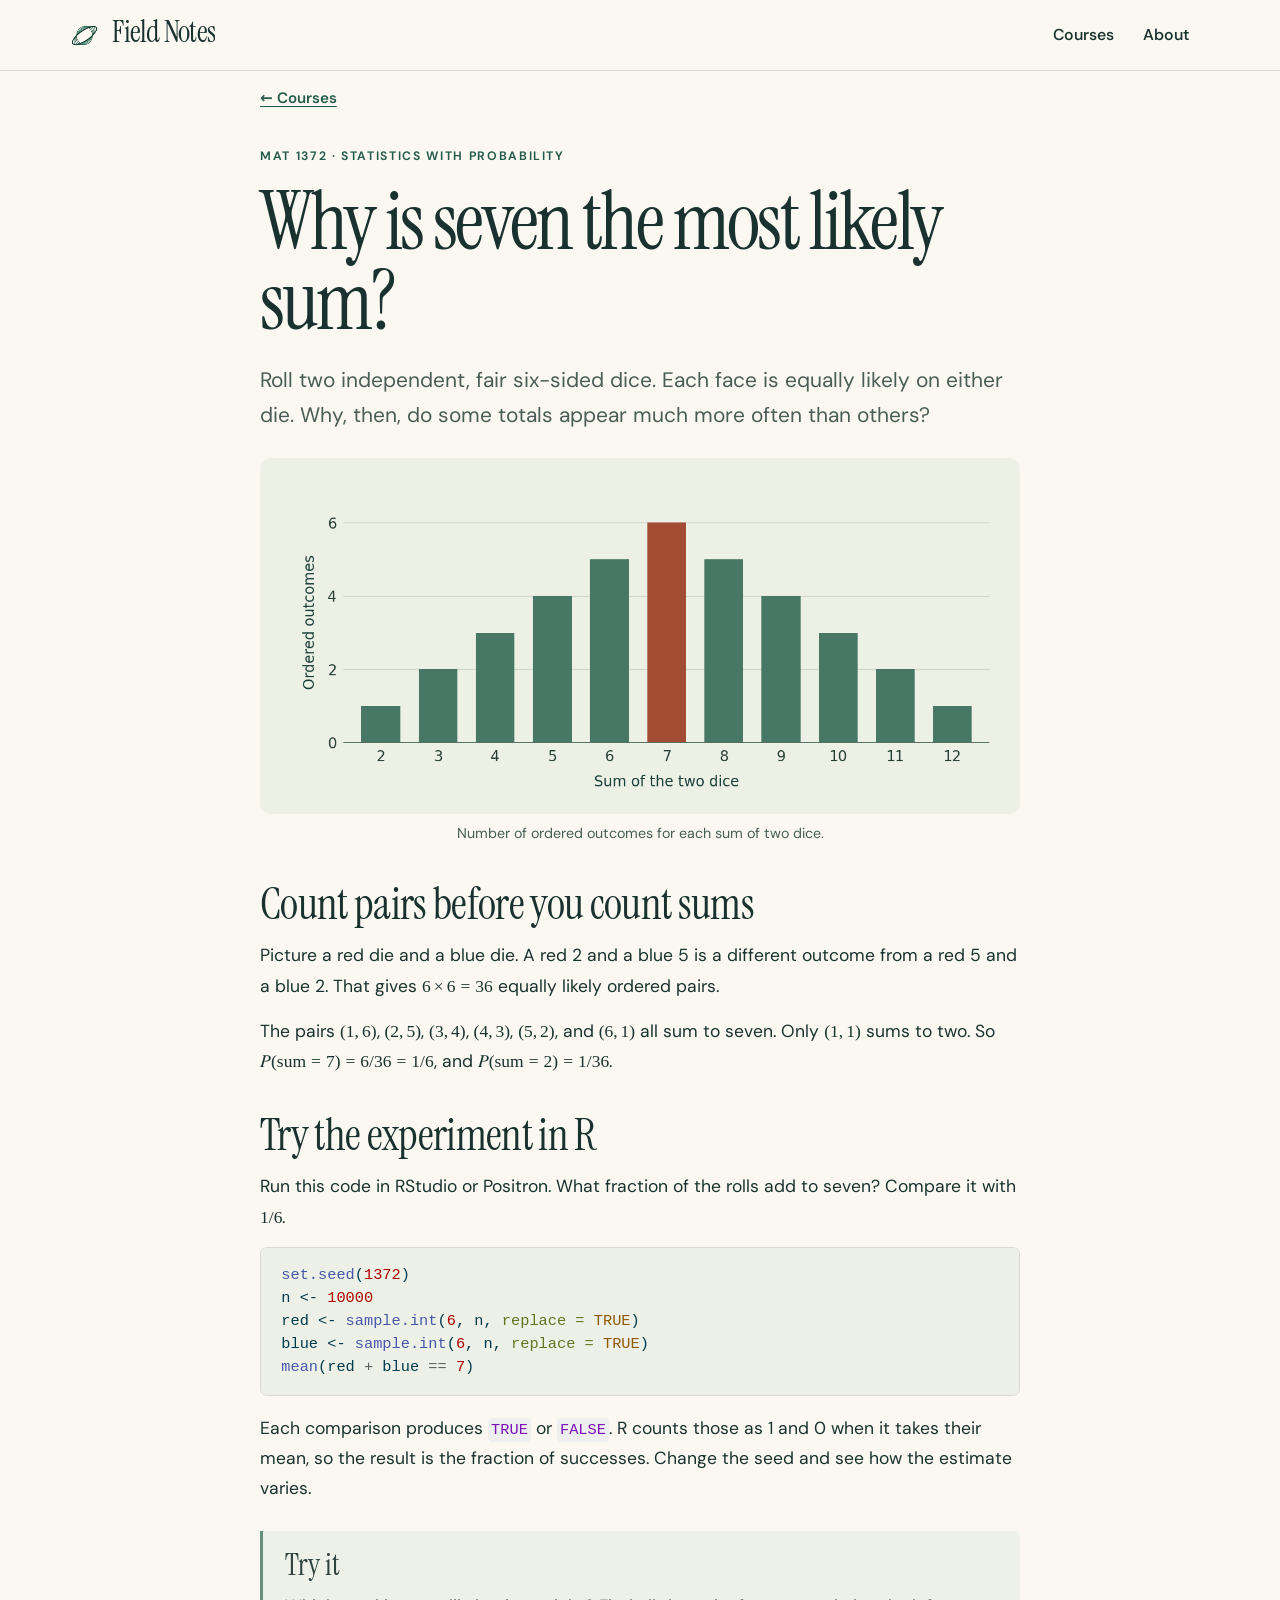
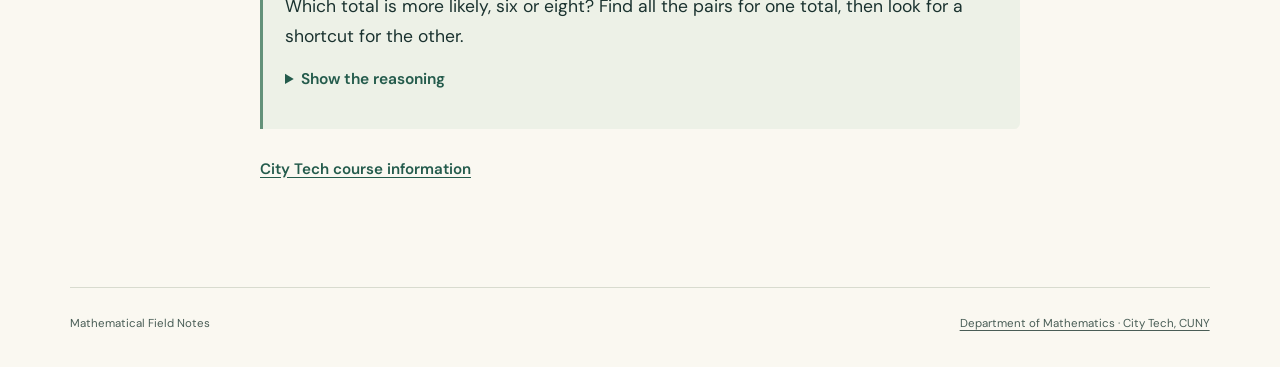
<file: docs/probability.html>
<!DOCTYPE html>
<html xmlns="http://www.w3.org/1999/xhtml" lang="en" xml:lang="en"><head>

<meta charset="utf-8">
<meta name="generator" content="quarto-1.9.38">

<meta name="viewport" content="width=device-width, initial-scale=1.0, user-scalable=yes">

<meta name="description" content="Count the outcomes of two fair dice, then compare an exact probability with a simulation in R.">

<title>Statistics with Probability – Mathematical Field Notes</title>
<style>
/* Default styles provided by pandoc.
** See https://pandoc.org/MANUAL.html#variables-for-html for config info.
*/
code{white-space: pre-wrap;}
span.smallcaps{font-variant: small-caps;}
div.columns{display: flex; gap: min(4vw, 1.5em);}
div.column{flex: auto; overflow-x: auto;}
div.hanging-indent{margin-left: 1.5em; text-indent: -1.5em;}
ul.task-list{list-style: none;}
ul.task-list li input[type="checkbox"] {
  width: 0.8em;
  margin: 0 0.8em 0.2em -1em; /* quarto-specific, see https://github.com/quarto-dev/quarto-cli/issues/4556 */ 
  vertical-align: middle;
}
/* CSS for syntax highlighting */
html { -webkit-text-size-adjust: 100%; }
pre > code.sourceCode { white-space: pre; position: relative; }
pre > code.sourceCode > span { display: inline-block; line-height: 1.25; }
pre > code.sourceCode > span:empty { height: 1.2em; }
.sourceCode { overflow: visible; }
code.sourceCode > span { color: inherit; text-decoration: inherit; }
div.sourceCode { margin: 1em 0; }
pre.sourceCode { margin: 0; }
@media screen {
div.sourceCode { overflow: auto; }
}
@media print {
pre > code.sourceCode { white-space: pre-wrap; }
pre > code.sourceCode > span { text-indent: -5em; padding-left: 5em; }
}
pre.numberSource code
  { counter-reset: source-line 0; }
pre.numberSource code > span
  { position: relative; left: -4em; counter-increment: source-line; }
pre.numberSource code > span > a:first-child::before
  { content: counter(source-line);
    position: relative; left: -1em; text-align: right; vertical-align: baseline;
    border: none; display: inline-block;
    -webkit-touch-callout: none; -webkit-user-select: none;
    -khtml-user-select: none; -moz-user-select: none;
    -ms-user-select: none; user-select: none;
    padding: 0 4px; width: 4em;
  }
pre.numberSource { margin-left: 3em;  padding-left: 4px; }
div.sourceCode
  {   }
@media screen {
pre > code.sourceCode > span > a:first-child::before { text-decoration: underline; }
}
</style>


<script src="site_libs/quarto-nav/quarto-nav.js"></script>
<link href="./assets/figures/fieldmark.png" rel="icon" type="image/png">
<script src="site_libs/clipboard/clipboard.min.js"></script>
<script src="site_libs/quarto-html/quarto.js" type="module"></script>
<script src="site_libs/quarto-html/tabsets/tabsets.js" type="module"></script>
<script src="site_libs/quarto-html/popper.min.js"></script>
<script src="site_libs/quarto-html/tippy.umd.min.js"></script>
<link href="site_libs/quarto-html/tippy.css" rel="stylesheet">
<link href="site_libs/quarto-html/quarto-syntax-highlighting-15634bcf2e68342d4ad2dfa704d543f6.css" rel="stylesheet" id="quarto-text-highlighting-styles">
<script src="site_libs/bootstrap/bootstrap.min.js"></script>
<link href="site_libs/bootstrap/bootstrap-icons.css" rel="stylesheet">
<link href="site_libs/bootstrap/bootstrap-b6e0be542a725897a4f57826b69e61d1.min.css" rel="stylesheet" append-hash="true" id="quarto-bootstrap" data-mode="light">
<script id="quarto-search-options" type="application/json">{
  "language": {
    "search-no-results-text": "No results",
    "search-matching-documents-text": "matching documents",
    "search-copy-link-title": "Copy link to search",
    "search-hide-matches-text": "Hide additional matches",
    "search-more-match-text": "more match in this document",
    "search-more-matches-text": "more matches in this document",
    "search-clear-button-title": "Clear",
    "search-text-placeholder": "",
    "search-detached-cancel-button-title": "Cancel",
    "search-submit-button-title": "Submit",
    "search-label": "Search"
  }
}</script>


<link rel="stylesheet" href="assets/fieldnotes.css">
</head>

<body class="nav-fixed fullcontent quarto-light">

<div id="quarto-search-results"></div>
  <header id="quarto-header" class="headroom fixed-top">
    <nav class="navbar navbar-expand " data-bs-theme="dark">
      <div class="navbar-container container-fluid">
      <div class="navbar-brand-container mx-auto">
    <a href="./index.html" class="navbar-brand navbar-brand-logo">
    <img src="./assets/figures/fieldmark.png" alt="Field Notes home" class="navbar-logo light-content">
    <img src="./assets/figures/fieldmark.png" alt="Field Notes home" class="navbar-logo dark-content">
    </a>
    <a class="navbar-brand" href="./index.html">
    <span class="navbar-title">Field Notes</span>
    </a>
  </div>
          <ul class="navbar-nav navbar-nav-scroll ms-auto">
  <li class="nav-item">
    <a class="nav-link" href="./index.html#courses"> 
<span class="menu-text">Courses</span></a>
  </li>  
  <li class="nav-item">
    <a class="nav-link" href="./about.html"> 
<span class="menu-text">About</span></a>
  </li>  
</ul>
          <div class="quarto-navbar-tools">
</div>
      </div> <!-- /container-fluid -->
    </nav>
</header>
<!-- content -->
<div id="quarto-content" class="quarto-container page-layout-custom page-navbar">
<!-- sidebar -->
<!-- margin-sidebar -->
<!-- main -->




<div class="reading-shell" role="main">
<p><a href="./index.html#courses" class="back-link">← Courses</a></p>
<div class="page-intro">
<p><span class="eyebrow">MAT 1372 · Statistics with Probability</span></p>
<section id="why-is-seven-the-most-likely-sum" class="level1">
<h1>Why is seven the most likely sum?</h1>
<p>Roll two independent, fair six-sided dice. Each face is equally likely on either die. Why, then, do some totals appear much more often than others?</p>
</section>
</div>
<figure class="dice-figure figure">
<img src="assets/figures/dice-sums.png" width="1240" height="580" alt="A bar for each total from 2 to 12 shows 1, 2, 3, 4, 5, 6, 5, 4, 3, 2, 1 ordered outcomes respectively. The tallest bar highlights seven." class="figure-img">
<figcaption>
Number of ordered outcomes for each sum of two dice.
</figcaption>
</figure>
<div class="lesson-prose">
<section id="count-pairs-before-you-count-sums" class="level2">
<h2 data-anchor-id="count-pairs-before-you-count-sums">Count pairs before you count sums</h2>
<p>Picture a red die and a blue die. A red 2 and a blue 5 is a different outcome from a red 5 and a blue 2. That gives <math display="inline" xmlns="http://www.w3.org/1998/Math/MathML"><semantics><mrow><mn>6</mn><mo>×</mo><mn>6</mn><mo>=</mo><mn>36</mn></mrow><annotation encoding="application/x-tex">6\times6=36</annotation></semantics></math> equally likely ordered pairs.</p>
<p>The pairs <math display="inline" xmlns="http://www.w3.org/1998/Math/MathML"><semantics><mrow><mo stretchy="false" form="prefix">(</mo><mn>1</mn><mo>,</mo><mn>6</mn><mo stretchy="false" form="postfix">)</mo></mrow><annotation encoding="application/x-tex">(1,6)</annotation></semantics></math>, <math display="inline" xmlns="http://www.w3.org/1998/Math/MathML"><semantics><mrow><mo stretchy="false" form="prefix">(</mo><mn>2</mn><mo>,</mo><mn>5</mn><mo stretchy="false" form="postfix">)</mo></mrow><annotation encoding="application/x-tex">(2,5)</annotation></semantics></math>, <math display="inline" xmlns="http://www.w3.org/1998/Math/MathML"><semantics><mrow><mo stretchy="false" form="prefix">(</mo><mn>3</mn><mo>,</mo><mn>4</mn><mo stretchy="false" form="postfix">)</mo></mrow><annotation encoding="application/x-tex">(3,4)</annotation></semantics></math>, <math display="inline" xmlns="http://www.w3.org/1998/Math/MathML"><semantics><mrow><mo stretchy="false" form="prefix">(</mo><mn>4</mn><mo>,</mo><mn>3</mn><mo stretchy="false" form="postfix">)</mo></mrow><annotation encoding="application/x-tex">(4,3)</annotation></semantics></math>, <math display="inline" xmlns="http://www.w3.org/1998/Math/MathML"><semantics><mrow><mo stretchy="false" form="prefix">(</mo><mn>5</mn><mo>,</mo><mn>2</mn><mo stretchy="false" form="postfix">)</mo></mrow><annotation encoding="application/x-tex">(5,2)</annotation></semantics></math>, and <math display="inline" xmlns="http://www.w3.org/1998/Math/MathML"><semantics><mrow><mo stretchy="false" form="prefix">(</mo><mn>6</mn><mo>,</mo><mn>1</mn><mo stretchy="false" form="postfix">)</mo></mrow><annotation encoding="application/x-tex">(6,1)</annotation></semantics></math> all sum to seven. Only <math display="inline" xmlns="http://www.w3.org/1998/Math/MathML"><semantics><mrow><mo stretchy="false" form="prefix">(</mo><mn>1</mn><mo>,</mo><mn>1</mn><mo stretchy="false" form="postfix">)</mo></mrow><annotation encoding="application/x-tex">(1,1)</annotation></semantics></math> sums to two. So <math display="inline" xmlns="http://www.w3.org/1998/Math/MathML"><semantics><mrow><mi>P</mi><mo stretchy="false" form="prefix">(</mo><mtext mathvariant="normal">sum</mtext><mo>=</mo><mn>7</mn><mo stretchy="false" form="postfix">)</mo><mo>=</mo><mn>6</mn><mi>/</mi><mn>36</mn><mo>=</mo><mn>1</mn><mi>/</mi><mn>6</mn></mrow><annotation encoding="application/x-tex">P(\text{sum}=7)=6/36=1/6</annotation></semantics></math>, and <math display="inline" xmlns="http://www.w3.org/1998/Math/MathML"><semantics><mrow><mi>P</mi><mo stretchy="false" form="prefix">(</mo><mtext mathvariant="normal">sum</mtext><mo>=</mo><mn>2</mn><mo stretchy="false" form="postfix">)</mo><mo>=</mo><mn>1</mn><mi>/</mi><mn>36</mn></mrow><annotation encoding="application/x-tex">P(\text{sum}=2)=1/36</annotation></semantics></math>.</p>
</section>
<section id="try-the-experiment-in-r" class="level2">
<h2 data-anchor-id="try-the-experiment-in-r">Try the experiment in R</h2>
<p>Run this code in RStudio or Positron. What fraction of the rolls add to seven? Compare it with <math display="inline" xmlns="http://www.w3.org/1998/Math/MathML"><semantics><mrow><mn>1</mn><mi>/</mi><mn>6</mn></mrow><annotation encoding="application/x-tex">1/6</annotation></semantics></math>.</p>
<div class="code-copy-outer-scaffold"><div class="sourceCode" id="cb1"><pre class="sourceCode r code-with-copy"><code class="sourceCode r"><span id="cb1-1"><a href="#cb1-1" aria-hidden="true" tabindex="-1"></a><span class="fu">set.seed</span>(<span class="dv">1372</span>)</span>
<span id="cb1-2"><a href="#cb1-2" aria-hidden="true" tabindex="-1"></a>n <span class="ot">&lt;-</span> <span class="dv">10000</span></span>
<span id="cb1-3"><a href="#cb1-3" aria-hidden="true" tabindex="-1"></a>red <span class="ot">&lt;-</span> <span class="fu">sample.int</span>(<span class="dv">6</span>, n, <span class="at">replace =</span> <span class="cn">TRUE</span>)</span>
<span id="cb1-4"><a href="#cb1-4" aria-hidden="true" tabindex="-1"></a>blue <span class="ot">&lt;-</span> <span class="fu">sample.int</span>(<span class="dv">6</span>, n, <span class="at">replace =</span> <span class="cn">TRUE</span>)</span>
<span id="cb1-5"><a href="#cb1-5" aria-hidden="true" tabindex="-1"></a><span class="fu">mean</span>(red <span class="sc">+</span> blue <span class="sc">==</span> <span class="dv">7</span>)</span></code></pre></div><button title="Copy to Clipboard" class="code-copy-button"><i class="bi"></i></button></div>
<p>Each comparison produces <code>TRUE</code> or <code>FALSE</code>. R counts those as 1 and 0 when it takes their mean, so the result is the fraction of successes. Change the seed and see how the estimate varies.</p>
<section id="try-it" class="level3 practice">
<h3 data-anchor-id="try-it">Try it</h3>
<p>Which total is more likely, six or eight? Find all the pairs for one total, then look for a shortcut for the other.</p>
<details>
<summary>
Show the reasoning
</summary>
<p>Five pairs make six, starting with <math display="inline" xmlns="http://www.w3.org/1998/Math/MathML"><semantics><mrow><mo stretchy="false" form="prefix">(</mo><mn>1</mn><mo>,</mo><mn>5</mn><mo stretchy="false" form="postfix">)</mo></mrow><annotation encoding="application/x-tex">(1,5)</annotation></semantics></math> and ending with <math display="inline" xmlns="http://www.w3.org/1998/Math/MathML"><semantics><mrow><mo stretchy="false" form="prefix">(</mo><mn>5</mn><mo>,</mo><mn>1</mn><mo stretchy="false" form="postfix">)</mo></mrow><annotation encoding="application/x-tex">(5,1)</annotation></semantics></math>. Replace each face <math display="inline" xmlns="http://www.w3.org/1998/Math/MathML"><semantics><mi>d</mi><annotation encoding="application/x-tex">d</annotation></semantics></math> by <math display="inline" xmlns="http://www.w3.org/1998/Math/MathML"><semantics><mrow><mn>7</mn><mo>−</mo><mi>d</mi></mrow><annotation encoding="application/x-tex">7-d</annotation></semantics></math>. This pairs every roll totaling six with exactly one roll totaling eight, so both probabilities are <math display="inline" xmlns="http://www.w3.org/1998/Math/MathML"><semantics><mrow><mn>5</mn><mi>/</mi><mn>36</mn></mrow><annotation encoding="application/x-tex">5/36</annotation></semantics></math>.</p>
</details>
</section>
<p><a href="https://openlab.citytech.cuny.edu/mathematics-department/course-materials/mat-courses/mat-1372/" class="source-link">City Tech course information</a></p>
</section>
</div>
</div>




<script id="quarto-html-after-body" type="application/javascript">
  window.document.addEventListener("DOMContentLoaded", function (event) {
    const isCodeAnnotation = (el) => {
      for (const clz of el.classList) {
        if (clz.startsWith('code-annotation-')) {                     
          return true;
        }
      }
      return false;
    }
    const onCopySuccess = function(e) {
      // button target
      const button = e.trigger;
      // don't keep focus
      button.blur();
      // flash "checked"
      button.classList.add('code-copy-button-checked');
      var currentTitle = button.getAttribute("title");
      button.setAttribute("title", "Copied!");
      let tooltip;
      if (window.bootstrap) {
        button.setAttribute("data-bs-toggle", "tooltip");
        button.setAttribute("data-bs-placement", "left");
        button.setAttribute("data-bs-title", "Copied!");
        tooltip = new bootstrap.Tooltip(button, 
          { trigger: "manual", 
            customClass: "code-copy-button-tooltip",
            offset: [0, -8]});
        tooltip.show();    
      }
      setTimeout(function() {
        if (tooltip) {
          tooltip.hide();
          button.removeAttribute("data-bs-title");
          button.removeAttribute("data-bs-toggle");
          button.removeAttribute("data-bs-placement");
        }
        button.setAttribute("title", currentTitle);
        button.classList.remove('code-copy-button-checked');
      }, 1000);
      // clear code selection
      e.clearSelection();
    }
    const getTextToCopy = function(trigger) {
      const outerScaffold = trigger.parentElement.cloneNode(true);
      const codeEl = outerScaffold.querySelector('code');
      for (const childEl of codeEl.children) {
        if (isCodeAnnotation(childEl)) {
          childEl.remove();
        }
      }
      return codeEl.innerText;
    }
    const clipboard = new window.ClipboardJS('.code-copy-button:not([data-in-quarto-modal])', {
      text: getTextToCopy
    });
    clipboard.on('success', onCopySuccess);
    if (window.document.getElementById('quarto-embedded-source-code-modal')) {
      const clipboardModal = new window.ClipboardJS('.code-copy-button[data-in-quarto-modal]', {
        text: getTextToCopy,
        container: window.document.getElementById('quarto-embedded-source-code-modal')
      });
      clipboardModal.on('success', onCopySuccess);
    }
      var localhostRegex = new RegExp(/^(?:http|https):\/\/localhost\:?[0-9]*\//);
      var mailtoRegex = new RegExp(/^mailto:/);
        var filterRegex = new RegExp('/' + window.location.host + '/');
      var isInternal = (href) => {
          return filterRegex.test(href) || localhostRegex.test(href) || mailtoRegex.test(href);
      }
      // Inspect non-navigation links and adorn them if external
     var links = window.document.querySelectorAll('a[href]:not(.nav-link):not(.navbar-brand):not(.toc-action):not(.sidebar-link):not(.sidebar-item-toggle):not(.pagination-link):not(.no-external):not([aria-hidden]):not(.dropdown-item):not(.quarto-navigation-tool):not(.about-link)');
      for (var i=0; i<links.length; i++) {
        const link = links[i];
        if (!isInternal(link.href)) {
          // undo the damage that might have been done by quarto-nav.js in the case of
          // links that we want to consider external
          if (link.dataset.originalHref !== undefined) {
            link.href = link.dataset.originalHref;
          }
        }
      }
    function tippyHover(el, contentFn, onTriggerFn, onUntriggerFn) {
      const config = {
        allowHTML: true,
        maxWidth: 500,
        delay: 100,
        arrow: false,
        appendTo: function(el) {
            return el.parentElement;
        },
        interactive: true,
        interactiveBorder: 10,
        theme: 'quarto',
        placement: 'bottom-start',
      };
      if (contentFn) {
        config.content = contentFn;
      }
      if (onTriggerFn) {
        config.onTrigger = onTriggerFn;
      }
      if (onUntriggerFn) {
        config.onUntrigger = onUntriggerFn;
      }
      window.tippy(el, config); 
    }
    const noterefs = window.document.querySelectorAll('a[role="doc-noteref"]');
    for (var i=0; i<noterefs.length; i++) {
      const ref = noterefs[i];
      tippyHover(ref, function() {
        // use id or data attribute instead here
        let href = ref.getAttribute('data-footnote-href') || ref.getAttribute('href');
        try { href = new URL(href).hash; } catch {}
        const id = href.replace(/^#\/?/, "");
        const note = window.document.getElementById(id);
        if (note) {
          return note.innerHTML;
        } else {
          return "";
        }
      });
    }
    const xrefs = window.document.querySelectorAll('a.quarto-xref');
    const processXRef = (id, note) => {
      // Strip column container classes
      const stripColumnClz = (el) => {
        el.classList.remove("page-full", "page-columns");
        if (el.children) {
          for (const child of el.children) {
            stripColumnClz(child);
          }
        }
      }
      stripColumnClz(note)
      if (id === null || id.startsWith('sec-')) {
        // Special case sections, only their first couple elements
        const container = document.createElement("div");
        if (note.children && note.children.length > 2) {
          container.appendChild(note.children[0].cloneNode(true));
          for (let i = 1; i < note.children.length; i++) {
            const child = note.children[i];
            if (child.tagName === "P" && child.innerText === "") {
              continue;
            } else {
              container.appendChild(child.cloneNode(true));
              break;
            }
          }
          if (window.Quarto?.typesetMath) {
            window.Quarto.typesetMath(container);
          }
          return container.innerHTML
        } else {
          if (window.Quarto?.typesetMath) {
            window.Quarto.typesetMath(note);
          }
          return note.innerHTML;
        }
      } else {
        // Remove any anchor links if they are present
        const anchorLink = note.querySelector('a.anchorjs-link');
        if (anchorLink) {
          anchorLink.remove();
        }
        if (window.Quarto?.typesetMath) {
          window.Quarto.typesetMath(note);
        }
        if (note.classList.contains("callout")) {
          return note.outerHTML;
        } else {
          return note.innerHTML;
        }
      }
    }
    for (var i=0; i<xrefs.length; i++) {
      const xref = xrefs[i];
      tippyHover(xref, undefined, function(instance) {
        instance.disable();
        let url = xref.getAttribute('href');
        let hash = undefined; 
        if (url.startsWith('#')) {
          hash = url;
        } else {
          try { hash = new URL(url).hash; } catch {}
        }
        if (hash) {
          const id = hash.replace(/^#\/?/, "");
          const note = window.document.getElementById(id);
          if (note !== null) {
            try {
              const html = processXRef(id, note.cloneNode(true));
              instance.setContent(html);
            } finally {
              instance.enable();
              instance.show();
            }
          } else {
            // See if we can fetch this
            fetch(url.split('#')[0])
            .then(res => res.text())
            .then(html => {
              const parser = new DOMParser();
              const htmlDoc = parser.parseFromString(html, "text/html");
              const note = htmlDoc.getElementById(id);
              if (note !== null) {
                const html = processXRef(id, note);
                instance.setContent(html);
              } 
            }).finally(() => {
              instance.enable();
              instance.show();
            });
          }
        } else {
          // See if we can fetch a full url (with no hash to target)
          // This is a special case and we should probably do some content thinning / targeting
          fetch(url)
          .then(res => res.text())
          .then(html => {
            const parser = new DOMParser();
            const htmlDoc = parser.parseFromString(html, "text/html");
            const note = htmlDoc.querySelector('main.content');
            if (note !== null) {
              // This should only happen for chapter cross references
              // (since there is no id in the URL)
              // remove the first header
              if (note.children.length > 0 && note.children[0].tagName === "HEADER") {
                note.children[0].remove();
              }
              const html = processXRef(null, note);
              instance.setContent(html);
            } 
          }).finally(() => {
            instance.enable();
            instance.show();
          });
        }
      }, function(instance) {
      });
    }
        let selectedAnnoteEl;
        const selectorForAnnotation = ( cell, annotation) => {
          let cellAttr = 'data-code-cell="' + cell + '"';
          let lineAttr = 'data-code-annotation="' +  annotation + '"';
          const selector = 'span[' + cellAttr + '][' + lineAttr + ']';
          return selector;
        }
        const selectCodeLines = (annoteEl) => {
          const doc = window.document;
          const targetCell = annoteEl.getAttribute("data-target-cell");
          const targetAnnotation = annoteEl.getAttribute("data-target-annotation");
          const annoteSpan = window.document.querySelector(selectorForAnnotation(targetCell, targetAnnotation));
          const lines = annoteSpan.getAttribute("data-code-lines").split(",");
          const lineIds = lines.map((line) => {
            return targetCell + "-" + line;
          })
          let top = null;
          let height = null;
          let parent = null;
          if (lineIds.length > 0) {
              //compute the position of the single el (top and bottom and make a div)
              const el = window.document.getElementById(lineIds[0]);
              top = el.offsetTop;
              height = el.offsetHeight;
              parent = el.parentElement.parentElement;
            if (lineIds.length > 1) {
              const lastEl = window.document.getElementById(lineIds[lineIds.length - 1]);
              const bottom = lastEl.offsetTop + lastEl.offsetHeight;
              height = bottom - top;
            }
            if (top !== null && height !== null && parent !== null) {
              // cook up a div (if necessary) and position it 
              let div = window.document.getElementById("code-annotation-line-highlight");
              if (div === null) {
                div = window.document.createElement("div");
                div.setAttribute("id", "code-annotation-line-highlight");
                div.style.position = 'absolute';
                parent.appendChild(div);
              }
              div.style.top = top - 2 + "px";
              div.style.height = height + 4 + "px";
              div.style.left = 0;
              let gutterDiv = window.document.getElementById("code-annotation-line-highlight-gutter");
              if (gutterDiv === null) {
                gutterDiv = window.document.createElement("div");
                gutterDiv.setAttribute("id", "code-annotation-line-highlight-gutter");
                gutterDiv.style.position = 'absolute';
                const codeCell = window.document.getElementById(targetCell);
                const gutter = codeCell.querySelector('.code-annotation-gutter');
                gutter.appendChild(gutterDiv);
              }
              gutterDiv.style.top = top - 2 + "px";
              gutterDiv.style.height = height + 4 + "px";
            }
            selectedAnnoteEl = annoteEl;
          }
        };
        const unselectCodeLines = () => {
          const elementsIds = ["code-annotation-line-highlight", "code-annotation-line-highlight-gutter"];
          elementsIds.forEach((elId) => {
            const div = window.document.getElementById(elId);
            if (div) {
              div.remove();
            }
          });
          selectedAnnoteEl = undefined;
        };
          // Handle positioning of the toggle
      window.addEventListener(
        "resize",
        throttle(() => {
          elRect = undefined;
          if (selectedAnnoteEl) {
            selectCodeLines(selectedAnnoteEl);
          }
        }, 10)
      );
      function throttle(fn, ms) {
      let throttle = false;
      let timer;
        return (...args) => {
          if(!throttle) { // first call gets through
              fn.apply(this, args);
              throttle = true;
          } else { // all the others get throttled
              if(timer) clearTimeout(timer); // cancel #2
              timer = setTimeout(() => {
                fn.apply(this, args);
                timer = throttle = false;
              }, ms);
          }
        };
      }
        // Attach click handler to the DT
        const annoteDls = window.document.querySelectorAll('dt[data-target-cell]');
        for (const annoteDlNode of annoteDls) {
          annoteDlNode.addEventListener('click', (event) => {
            const clickedEl = event.target;
            if (clickedEl !== selectedAnnoteEl) {
              unselectCodeLines();
              const activeEl = window.document.querySelector('dt[data-target-cell].code-annotation-active');
              if (activeEl) {
                activeEl.classList.remove('code-annotation-active');
              }
              selectCodeLines(clickedEl);
              clickedEl.classList.add('code-annotation-active');
            } else {
              // Unselect the line
              unselectCodeLines();
              clickedEl.classList.remove('code-annotation-active');
            }
          });
        }
    const findCites = (el) => {
      const parentEl = el.parentElement;
      if (parentEl) {
        const cites = parentEl.dataset.cites;
        if (cites) {
          return {
            el,
            cites: cites.split(' ')
          };
        } else {
          return findCites(el.parentElement)
        }
      } else {
        return undefined;
      }
    };
    var bibliorefs = window.document.querySelectorAll('a[role="doc-biblioref"]');
    for (var i=0; i<bibliorefs.length; i++) {
      const ref = bibliorefs[i];
      const citeInfo = findCites(ref);
      if (citeInfo) {
        tippyHover(citeInfo.el, function() {
          var popup = window.document.createElement('div');
          citeInfo.cites.forEach(function(cite) {
            var citeDiv = window.document.createElement('div');
            citeDiv.classList.add('hanging-indent');
            citeDiv.classList.add('csl-entry');
            var biblioDiv = window.document.getElementById('ref-' + cite);
            if (biblioDiv) {
              citeDiv.innerHTML = biblioDiv.innerHTML;
            }
            popup.appendChild(citeDiv);
          });
          return popup.innerHTML;
        });
      }
    }
  });
  </script>
</div> <!-- /content -->
<footer class="footer">
  <div class="nav-footer">
    <div class="nav-footer-left">
<p>Mathematical Field Notes</p>
</div>   
    <div class="nav-footer-center">
      &nbsp;
    </div>
    <div class="nav-footer-right">
<p><a href="https://www.citytech.cuny.edu/mathematics/">Department of Mathematics · City Tech, CUNY</a></p>
</div>
  </div>
</footer>




</body></html>
</file>
<file: docs/site_libs/quarto-html/tippy.css>
.tippy-box[data-animation=fade][data-state=hidden]{opacity:0}[data-tippy-root]{max-width:calc(100vw - 10px)}.tippy-box{position:relative;background-color:#333;color:#fff;border-radius:4px;font-size:14px;line-height:1.4;white-space:normal;outline:0;transition-property:transform,visibility,opacity}.tippy-box[data-placement^=top]>.tippy-arrow{bottom:0}.tippy-box[data-placement^=top]>.tippy-arrow:before{bottom:-7px;left:0;border-width:8px 8px 0;border-top-color:initial;transform-origin:center top}.tippy-box[data-placement^=bottom]>.tippy-arrow{top:0}.tippy-box[data-placement^=bottom]>.tippy-arrow:before{top:-7px;left:0;border-width:0 8px 8px;border-bottom-color:initial;transform-origin:center bottom}.tippy-box[data-placement^=left]>.tippy-arrow{right:0}.tippy-box[data-placement^=left]>.tippy-arrow:before{border-width:8px 0 8px 8px;border-left-color:initial;right:-7px;transform-origin:center left}.tippy-box[data-placement^=right]>.tippy-arrow{left:0}.tippy-box[data-placement^=right]>.tippy-arrow:before{left:-7px;border-width:8px 8px 8px 0;border-right-color:initial;transform-origin:center right}.tippy-box[data-inertia][data-state=visible]{transition-timing-function:cubic-bezier(.54,1.5,.38,1.11)}.tippy-arrow{width:16px;height:16px;color:#333}.tippy-arrow:before{content:"";position:absolute;border-color:transparent;border-style:solid}.tippy-content{position:relative;padding:5px 9px;z-index:1}
</file>
<file: docs/site_libs/quarto-html/quarto-syntax-highlighting-15634bcf2e68342d4ad2dfa704d543f6.css>
/* quarto syntax highlight colors */
:root {
  --quarto-hl-ot-color: #003B4F;
  --quarto-hl-at-color: #657422;
  --quarto-hl-ss-color: #20794D;
  --quarto-hl-an-color: #5E5E5E;
  --quarto-hl-fu-color: #4758AB;
  --quarto-hl-st-color: #20794D;
  --quarto-hl-cf-color: #003B4F;
  --quarto-hl-op-color: #5E5E5E;
  --quarto-hl-er-color: #AD0000;
  --quarto-hl-bn-color: #AD0000;
  --quarto-hl-al-color: #AD0000;
  --quarto-hl-va-color: #111111;
  --quarto-hl-bu-color: inherit;
  --quarto-hl-ex-color: inherit;
  --quarto-hl-pp-color: #AD0000;
  --quarto-hl-in-color: #5E5E5E;
  --quarto-hl-vs-color: #20794D;
  --quarto-hl-wa-color: #5E5E5E;
  --quarto-hl-do-color: #5E5E5E;
  --quarto-hl-im-color: #00769E;
  --quarto-hl-ch-color: #20794D;
  --quarto-hl-dt-color: #AD0000;
  --quarto-hl-fl-color: #AD0000;
  --quarto-hl-co-color: #5E5E5E;
  --quarto-hl-cv-color: #5E5E5E;
  --quarto-hl-cn-color: #8f5902;
  --quarto-hl-sc-color: #5E5E5E;
  --quarto-hl-dv-color: #AD0000;
  --quarto-hl-kw-color: #003B4F;
}

/* other quarto variables */
:root {
  --quarto-font-monospace: SFMono-Regular, Menlo, Monaco, Consolas, "Liberation Mono", "Courier New", monospace;
}

/* syntax highlight based on Pandoc's rules */
pre > code.sourceCode > span {
  color: #003B4F;
}

code.sourceCode > span {
  color: #003B4F;
}

div.sourceCode,
div.sourceCode pre.sourceCode {
  color: #003B4F;
}

/* Normal */
code span {
  color: #003B4F;
}

/* Alert */
code span.al {
  color: #AD0000;
  font-style: inherit;
}

/* Annotation */
code span.an {
  color: #5E5E5E;
  font-style: inherit;
}

/* Attribute */
code span.at {
  color: #657422;
  font-style: inherit;
}

/* BaseN */
code span.bn {
  color: #AD0000;
  font-style: inherit;
}

/* BuiltIn */
code span.bu {
  font-style: inherit;
}

/* ControlFlow */
code span.cf {
  color: #003B4F;
  font-weight: bold;
  font-style: inherit;
}

/* Char */
code span.ch {
  color: #20794D;
  font-style: inherit;
}

/* Constant */
code span.cn {
  color: #8f5902;
  font-style: inherit;
}

/* Comment */
code span.co {
  color: #5E5E5E;
  font-style: inherit;
}

/* CommentVar */
code span.cv {
  color: #5E5E5E;
  font-style: italic;
}

/* Documentation */
code span.do {
  color: #5E5E5E;
  font-style: italic;
}

/* DataType */
code span.dt {
  color: #AD0000;
  font-style: inherit;
}

/* DecVal */
code span.dv {
  color: #AD0000;
  font-style: inherit;
}

/* Error */
code span.er {
  color: #AD0000;
  font-style: inherit;
}

/* Extension */
code span.ex {
  font-style: inherit;
}

/* Float */
code span.fl {
  color: #AD0000;
  font-style: inherit;
}

/* Function */
code span.fu {
  color: #4758AB;
  font-style: inherit;
}

/* Import */
code span.im {
  color: #00769E;
  font-style: inherit;
}

/* Information */
code span.in {
  color: #5E5E5E;
  font-style: inherit;
}

/* Keyword */
code span.kw {
  color: #003B4F;
  font-weight: bold;
  font-style: inherit;
}

/* Operator */
code span.op {
  color: #5E5E5E;
  font-style: inherit;
}

/* Other */
code span.ot {
  color: #003B4F;
  font-style: inherit;
}

/* Preprocessor */
code span.pp {
  color: #AD0000;
  font-style: inherit;
}

/* SpecialChar */
code span.sc {
  color: #5E5E5E;
  font-style: inherit;
}

/* SpecialString */
code span.ss {
  color: #20794D;
  font-style: inherit;
}

/* String */
code span.st {
  color: #20794D;
  font-style: inherit;
}

/* Variable */
code span.va {
  color: #111111;
  font-style: inherit;
}

/* VerbatimString */
code span.vs {
  color: #20794D;
  font-style: inherit;
}

/* Warning */
code span.wa {
  color: #5E5E5E;
  font-style: italic;
}

.prevent-inlining {
  content: "</";
}

/*# sourceMappingURL=f23921c56f73e400b49028c9186a1aa0.css.map */
</file>
<file: docs/assets/fieldnotes.css>
@font-face {
  font-family: "Instrument Serif";
  src: url("fonts/instrument-serif-latin-400-normal.woff2") format("woff2");
  font-weight: 400;
  font-display: swap;
}
@font-face {
  font-family: "Instrument Serif";
  src: url("fonts/instrument-serif-latin-400-italic.woff2") format("woff2");
  font-weight: 400;
  font-style: italic;
  font-display: swap;
}
@font-face {
  font-family: "DM Sans";
  src: url("fonts/dm-sans-latin-wght-normal.woff2") format("woff2");
  font-weight: 100 1000;
  font-display: swap;
}

:root {
  --paper: #faf8f1;
  --ink: #1a322f;
  --green: #245b4c;
  --muted: #495d56;
  --rule: #d8dbcf;
  --forest: #173e38;
  --copper: #ffb384;
  --serif: "Instrument Serif", Georgia, serif;
  --sans: "DM Sans", system-ui, sans-serif;
  --content: 1180px;
  --gutter: clamp(20px, 5.5vw, 88px);
}
body {
  background: var(--paper);
  color: var(--ink);
  font-family: var(--sans);
  font-size: 1rem;
  line-height: 1.58;
  -webkit-font-smoothing: antialiased;
}
h1, h2, h3 { color: var(--ink); }
a { color: var(--green); text-underline-offset: .22em; }
a:hover { color: #923e26; }
a:focus-visible, summary:focus-visible, input:focus-visible, button:focus-visible {
  outline: 3px solid #a84b26;
  outline-offset: 5px;
}
::selection { background: #dcead8; color: #172f2a; }
[hidden] { display: none !important; }
section[id] { scroll-margin-top: 6.5rem; }

/* Keep Quarto's shared navigation and footer aligned with the pages. */
#quarto-header { border-bottom: 1px solid var(--rule); box-shadow: none; }
#quarto-header .navbar { background: var(--paper) !important; padding: 0; }
#quarto-header .navbar-container {
  width: min(calc(100% - 2 * var(--gutter)), var(--content));
  max-width: none; margin-inline: auto; padding: 0 !important;
  min-height: 70px; gap: 18px; flex-wrap: nowrap;
}
#quarto-header .navbar-brand-container { gap: 9px; }
#quarto-header .navbar-logo { height: 33px; max-height: 33px; width: 33px; }
#quarto-header .navbar-brand { color: var(--ink); margin: 0; padding: 0; }
#quarto-header .navbar-title {
  font: 400 1.78rem/1 var(--serif);
  letter-spacing: -.025em;
}
#quarto-header .navbar-nav { gap: clamp(10px, 2vw, 25px); }
#quarto-header .navbar-nav .nav-link {
  display: inline-flex; align-items: center; min-height: 44px;
  padding: .4em .12em; color: var(--ink); font-size: .93rem; font-weight: 550;
}
#quarto-header .nav-link:hover, #quarto-header .nav-link:focus-visible {
  color: var(--green); text-decoration: underline;
}
#quarto-header .nav-link.active .menu-text { border-bottom: 1px solid currentColor; }
#quarto-content { min-width: 0; }
.nav-footer {
  width: min(calc(100% - 2 * var(--gutter)), var(--content)); margin: 0 auto;
  padding: 19px 0 25px !important; min-height: auto;
  border-top: 1px solid var(--rule) !important; background: transparent !important;
  color: var(--muted); font-size: .82rem; align-items: center; gap: 12px;
}
footer.footer { background: transparent; border: 0; }
.nav-footer a { color: var(--muted); }
.nav-footer-left, .nav-footer-right { min-height: 0 !important; margin: 0 !important; }
.nav-footer p { margin: 0; }

.home-shell {
  width: min(calc(100% - 2 * var(--gutter)), var(--content));
  margin: 0 auto;
}
.home-hero {
  display: grid; grid-template-columns: .9fr 1.1fr;
  align-items: center; gap: clamp(32px, 5vw, 80px);
  padding: clamp(42px, 6.2vw, 84px) 0 clamp(42px, 5.8vw, 74px);
}
.hero-copy { min-width: 0; }
.eyebrow, .course-code {
  display: inline-block; font: 650 .72rem/1.4 var(--sans);
  letter-spacing: .135em; text-transform: uppercase; color: var(--green);
}
.hero-copy > p:first-child, .page-intro > p:first-child { margin-bottom: 14px; }
.hero-title, .page-intro h1 {
  font-family: var(--serif); font-weight: 400; letter-spacing: -.035em;
  padding: 0; border: 0; color: var(--ink);
}
.hero-title { font-size: clamp(4.7rem, 7.8vw, 7.5rem); line-height: .91; margin: 0 0 23px; }
.hero-title em { color: var(--green); font-weight: 400; }
.hero-intro { max-width: 41ch; color: var(--muted); font-size: clamp(1rem, 1.35vw, 1.14rem); line-height: 1.58; }
.hero-intro p { margin: 0; }
.hero-copy > p:last-child { margin: 25px 0 0; }
.primary-link {
  display: inline-flex; gap: 18px; align-items: center; padding: .69rem 1.08rem;
  border: 1px solid var(--green); border-radius: 6px; text-decoration: none;
  color: white; background: var(--green); font-size: .92rem; font-weight: 620;
}
.primary-link span { font-size: 1.05em; }
.primary-link:hover { background: #193f35; border-color: #193f35; color: white; }

.shear-figure {
  margin: 0; min-width: 0; background: var(--forest); color: #fff7e7;
  border-radius: 12px; overflow: hidden; box-shadow: 0 5px 17px #25453d0c;
  padding: clamp(18px, 2vw, 28px);
}
.figure-heading, .figure-key, .shear-controls { display: flex; align-items: center; }
.figure-heading { justify-content: space-between; gap: 8px; margin: 0; padding: 0; }
.figure-title { color: #fff7e7; font: 400 clamp(1.28rem, 1.9vw, 1.65rem)/1.1 var(--serif); }
.figure-formula { color: #cee0d6; font: italic .91rem/1.2 Georgia, serif; white-space: nowrap; }
.shear-stage { position: relative; aspect-ratio: 960 / 476; width: 100%; margin: 12px 0 4px; }
.shear-stage canvas, .shear-stage img { display: block; width: 100%; height: 100%; }
.figure-key { justify-content: center; gap: 19px; color: #dce9dc; font-size: .73rem; }
.figure-key span { display: inline-flex; align-items: center; gap: 6px; }
.key-line { width: 22px; display: inline-block; border-top: 2px solid var(--copper); }
.key-line.before { border-color: #f5ecd6; border-top-style: dashed; }
.shear-controls { gap: 14px; margin-top: 18px; padding-top: 10px; border-top: 1px solid #54756b; }
.shear-controls label { flex: none; color: #fff4df; font-size: .83rem; font-weight: 560; }
.shear-controls label i { font: italic 1em Georgia, serif; }
.shear-controls output { flex: 0 0 3.3em; text-align: right; color: var(--copper); font: .86rem/1.4 ui-monospace, monospace; font-variant-numeric: tabular-nums; }
.shear-controls input { flex: 1; width: 4rem; min-width: 20px; height: 32px; margin: 0; accent-color: #ffb384; cursor: pointer; }
.shear-controls input:focus-visible { outline-color: #ffe0b6; }
.static-shear-caption { margin: 12px 0 0; text-align: center; color: #dce9dc; font-size: .83rem; }

.course-section { padding: clamp(25px, 3.8vw, 46px) 0 clamp(45px, 6vw, 75px); border-top: 1px solid var(--rule); }
.course-section h2 {
  font: 400 clamp(2.5rem, 4.2vw, 4rem)/1 var(--serif); letter-spacing: -.025em;
  margin: 0 0 clamp(20px, 2.2vw, 28px); padding: 0; border: 0;
}
.course-grid { display: grid; grid-template-columns: 1fr 1fr; gap: clamp(14px, 2vw, 24px); }
.course-tile {
  position: relative; display: grid; grid-template-columns: clamp(60px,7.3vw,100px) minmax(0,1fr);
  gap: clamp(15px,1.6vw,22px); align-items: center; padding: clamp(18px,2vw,26px);
  border: 1px solid #d1d7ca; border-radius: 9px; background: #fffdf7;
}
.course-tile:hover, .course-tile:focus-within { border-color: #608373; }
.course-tile .course-thumb { display: block; width: 100%; height: auto; border-radius: 4px; }
.course-tile > p { margin: 0; }
.tile-copy { min-width: 0; }
.tile-copy p { margin: 0; color: var(--muted); font-size: .88rem; line-height: 1.5; }
.course-code { font-size: .665rem; letter-spacing: .12em; }
.tile-copy h3 { font: 400 clamp(1.57rem, 2.25vw, 2.1rem)/1.08 var(--serif); letter-spacing: -.018em; margin: 6px 0 8px; }
.tile-copy h3 a { color: var(--ink); text-decoration-thickness: 1px; text-decoration-color: #a5b5a6; }
.tile-copy h3 a::after { content: ""; position: absolute; inset: 0; border-radius: 9px; }
.tile-copy h3 a:hover { color: var(--green); text-decoration-color: currentColor; }

.reading-shell {
  width: min(calc(100% - 2 * var(--gutter)), 760px); margin-inline: auto;
  padding: clamp(30px, 4vw, 56px) 0 clamp(55px, 7vw, 96px);
}
.back-link, .source-link { color: var(--green); font-size: .89rem; font-weight: 600; }
.reading-shell > p:first-child { margin: 0 0 30px; }
.page-intro { margin: 0 0 26px; }
.page-intro h1 { font-size: clamp(3.3rem, 6.3vw, 5.2rem); line-height: .99; margin: 0 0 22px; }
.page-intro p:not(:first-child) { font-size: clamp(1.05rem, 1.65vw, 1.23rem); line-height: 1.65; color: var(--muted); }
.reading-shell .shear-figure { max-width: 630px; margin: 0 auto 32px; }
.lesson-prose { font-size: 1.03rem; line-height: 1.72; }
.lesson-prose h2 {
  font: 400 clamp(1.95rem, 3.5vw, 2.6rem)/1.12 var(--serif); letter-spacing: -.015em;
  padding: 0; border: 0; margin: 35px 0 11px;
}
.lesson-prose p { margin: 0 0 15px; }
.lesson-prose pre { padding: 14px 16px; background: #edf0e6; }
.lesson-prose div.sourceCode {
  border: 1px solid var(--rule); border-radius: 7px; background: #edf0e6; margin: 0 0 17px;
}
.lesson-prose .math.display { overflow-x: auto; margin: 1.15em 0; display: block; }
.practice { background: #edf1e7; border-left: 3px solid #639179; border-radius: 0 6px 6px 0; margin: 28px 0 24px; padding: 18px 22px; }
.practice h3 { font: 400 1.75rem/1.1 var(--serif); margin: 0 0 9px; }
.practice summary { color: var(--green); cursor: pointer; font-size: .91rem; font-weight: 620; }
.practice details[open] summary { margin-bottom: 10px; }
.practice details p:last-child { margin-bottom: 0; }
.dice-figure { margin: 24px 0 30px; text-align: center; }
.dice-figure img { display: block; width: 100%; height: auto; border-radius: 10px; }
.dice-figure figcaption { font-size: .84rem; margin: 8px 0 0; color: var(--muted); }
.about-links { border-top: 1px solid var(--rule); padding-top: 16px; margin: 22px 0 0; }
.about-links p { margin: 0 0 8px; }
.about-shell .page-intro { margin-bottom: 10px; }

@media (max-width: 850px) {
  .home-hero { gap: 26px; grid-template-columns: .86fr 1.14fr; }
  .hero-title { font-size: clamp(4.2rem, 8.5vw, 5.1rem); }
  .course-grid { gap: 14px; }
  .course-tile { grid-template-columns: 60px minmax(0,1fr); gap: 13px; padding: 16px; }
}
@media (max-width: 700px) {
  #quarto-header .navbar-container { min-height: 59px; }
  .home-hero { grid-template-columns: minmax(0,1fr); gap: 30px; padding: 36px 0; }
  .hero-title { font-size: clamp(4.15rem, 12vw, 5.75rem); margin-bottom: 17px; }
  .hero-intro { max-width: 44ch; }
  .hero-copy > p:last-child { margin-top: 19px; }
  .course-grid { grid-template-columns: minmax(0,1fr); }
  .course-tile { grid-template-columns: clamp(58px,13vw,84px) minmax(0,1fr); gap: 16px; }
  .nav-footer { display: flex; flex-wrap: wrap; justify-content: space-between; align-items: baseline; }
  .nav-footer-center { display: none; }
}
@media (max-width: 410px) {
  #quarto-header .navbar-brand-container { gap: 5px; }
  #quarto-header .navbar-title { font-size: 1.5rem; }
  #quarto-header .navbar-logo { height: 27px; width: 27px; }
  #quarto-header .navbar-nav .nav-link { font-size: .86rem; }
  .figure-formula { font-size: .76rem; }
  .shear-figure { padding: 15px; }
  .figure-key { gap: 11px; font-size: .69rem; }
  .course-tile { grid-template-columns: 54px minmax(0,1fr); padding: 13px; gap: 12px; }
}
</file>
